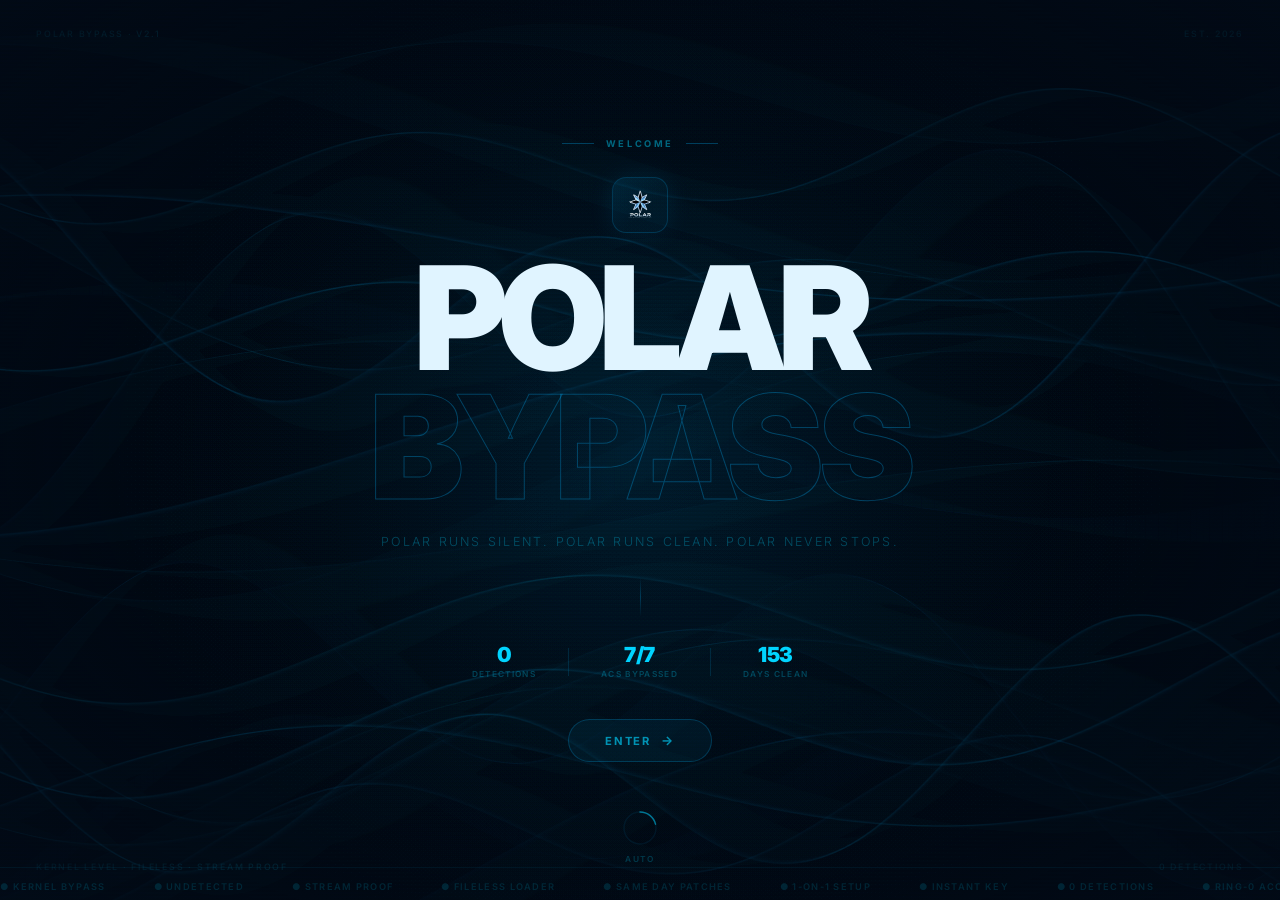
<file: orginal polar web/Polar-bypass/index.html>
<!DOCTYPE html>
<html lang="en">
<head>
  <meta charset="UTF-8" />
  <meta name="viewport" content="width=device-width, initial-scale=1.0" />
  <title>Polar Bypass — Stay Undetected</title>
  <script>
    if (!sessionStorage.getItem('welcomed')) {
      sessionStorage.setItem('welcomed', '1');
      window.location.replace('welcome.html');
    }
  </script>
  <link rel="stylesheet" href="styles.css" />
  <link rel="preconnect" href="https://fonts.googleapis.com" />
  <link rel="preconnect" href="https://fonts.gstatic.com" crossorigin />
  <link href="https://fonts.googleapis.com/css2?family=Inter:wght@300;400;500;600;700;800;900&display=swap" rel="stylesheet" />
</head>
<body>

  <div class="noise"></div>
  <canvas id="particleCanvas"></canvas>

  <div class="wave-bg">
    <svg class="wave1" viewBox="0 0 1440 320" preserveAspectRatio="none" xmlns="http://www.w3.org/2000/svg">
      <path fill="white" d="M0,160L48,149.3C96,139,192,117,288,128C384,139,480,181,576,186.7C672,192,768,160,864,138.7C960,117,1056,107,1152,117.3C1248,128,1344,160,1392,176L1440,192L1440,320L0,320Z"/>
      <path fill="white" transform="translate(1440,0)" d="M0,160L48,149.3C96,139,192,117,288,128C384,139,480,181,576,186.7C672,192,768,160,864,138.7C960,117,1056,107,1152,117.3C1248,128,1344,160,1392,176L1440,192L1440,320L0,320Z"/>
    </svg>
    <svg class="wave2" viewBox="0 0 1440 320" preserveAspectRatio="none" xmlns="http://www.w3.org/2000/svg">
      <path fill="white" d="M0,96L60,112C120,128,240,160,360,165.3C480,171,600,149,720,128C840,107,960,85,1080,96C1200,107,1320,149,1380,170.7L1440,192L1440,320L0,320Z"/>
      <path fill="white" transform="translate(1440,0)" d="M0,96L60,112C120,128,240,160,360,165.3C480,171,600,149,720,128C840,107,960,85,1080,96C1200,107,1320,149,1380,170.7L1440,192L1440,320L0,320Z"/>
    </svg>
    <svg class="wave3" viewBox="0 0 1440 320" preserveAspectRatio="none" xmlns="http://www.w3.org/2000/svg">
      <path fill="white" d="M0,224L80,213.3C160,203,320,181,480,181.3C640,181,800,203,960,197.3C1120,192,1280,160,1360,144L1440,128L1440,320L0,320Z"/>
      <path fill="white" transform="translate(1440,0)" d="M0,224L80,213.3C160,203,320,181,480,181.3C640,181,800,203,960,197.3C1120,192,1280,160,1360,144L1440,128L1440,320L0,320Z"/>
    </svg>
  </div>

  <!-- Ticker -->
  <div class="ticker-wrap">
    <div class="ticker-track">
      <span>● UNDETECTED</span><span>● KERNEL BYPASS</span><span>● STREAM PROOF</span>
      <span>● FILELESS</span><span>● 1 ON 1 SETUP</span><span>● INSTANT KEY</span>
      <span>● SAME DAY PATCHES</span><span>● 0 DETECTIONS</span><span>● RING-0 ACCESS</span>
      <span>● MEMORY ONLY</span><span>● NO TRACES</span><span>● ANTI-CHEAT BYPASS</span>
      <span>● 7/7 ACS</span><span>● GTA V READY</span><span>● 60S SETUP</span>
      <span>● PRIVATE LOADER</span><span>● PATCH PROOF</span><span>● ALWAYS ONLINE</span>
      <span>● UNDETECTED</span><span>● KERNEL BYPASS</span><span>● STREAM PROOF</span>
      <span>● FILELESS</span><span>● 1 ON 1 SETUP</span><span>● INSTANT KEY</span>
      <span>● SAME DAY PATCHES</span><span>● 0 DETECTIONS</span><span>● RING-0 ACCESS</span>
      <span>● MEMORY ONLY</span><span>● NO TRACES</span><span>● ANTI-CHEAT BYPASS</span>
      <span>● 7/7 ACS</span><span>● GTA V READY</span><span>● 60S SETUP</span>
      <span>● PRIVATE LOADER</span><span>● PATCH PROOF</span><span>● ALWAYS ONLINE</span>
    </div>
  </div>

  <!-- Floating Nav -->
  <nav class="float-nav" id="floatNav">
    <a href="#features" class="fn-item" data-label="Features">Features</a>
    <a href="#pricing" class="fn-item" data-label="Pricing">Pricing</a>
    <a href="#status" class="fn-item" data-label="Status">Status</a>
    <a href="#team" class="fn-item" data-label="Team">Team</a>
    <a href="#faq" class="fn-item" data-label="FAQ">FAQ</a>
    <a href="spin.html" class="fn-item" data-label="Spin">🎰 Spin</a>
    <a href="#pricing" class="fn-item fn-cta" data-label="Get Key">Get Key →</a>
    <div class="fn-lamp" id="fnLamp"></div>
  </nav>

  <!-- Hero -->
  <section class="hero">

    <div class="hero-scan"></div>

    <div class="hero-inner">

      <!-- Left column -->
      <div class="hero-left">
        <div class="hero-eyebrow">
          <span class="hero-tag-dot"></span>
          <span>v2.1 · KERNEL</span>
          <span class="hero-eyebrow-line"></span>
        </div>

        <h1 class="hero-title">
          <span class="hero-word-wrap"><span class="hero-word hw1">STAY</span></span>
          <span class="hero-word-wrap"><span class="hero-word hw2 hero-word-outline">UN<span class="hw-accent">DE</span>TECTED</span></span>
        </h1>

        <div class="hero-desc-row">
          <div class="hero-vline"></div>
          <p class="hero-sub">Kernel Bypass that outlasts every patch.<br>Stream proof. Live in 60 seconds.</p>
        </div>

        <div class="hero-btns">
          <a href="#pricing" class="btn-primary">Get Your Key →</a>
          <a href="#features" class="btn-ghost">See Features</a>
        </div>
      </div>

      <!-- Right column -->
      <div class="hero-right">
        <div class="hero-stats-vert">
          <div class="hsv-item">
            <span class="hsv-val">0</span>
            <span class="hsv-label">Detections</span>
          </div>
          <div class="hsv-sep"></div>
          <div class="hsv-item">
            <span class="hsv-val">7/7</span>
            <span class="hsv-label">ACs Bypassed</span>
          </div>
          <div class="hsv-sep"></div>
          <div class="hsv-item">
            <span class="hsv-val" id="sDays">010</span>
            <span class="hsv-label">Days Clean</span>
          </div>
        </div>
      </div>

    </div>

    <!-- Full-width streak bar -->
    <div class="hero-streak-bar">
      <span class="hsb-label">UNDETECTED STREAK</span>
      <div class="streak-timer" id="streakTimer">
        <div class="streak-unit"><span id="sStreakDays">010</span><span class="su-l">D</span></div>
        <div class="streak-colon">:</div>
        <div class="streak-unit"><span id="sHours">00</span><span class="su-l">H</span></div>
        <div class="streak-colon">:</div>
        <div class="streak-unit"><span id="sMins">00</span><span class="su-l">M</span></div>
        <div class="streak-colon">:</div>
        <div class="streak-unit"><span id="sSecs">00</span><span class="su-l">S</span></div>
      </div>
      <span class="hsb-sub">Still counting.</span>
    </div>

  </section>

  <!-- Pricing -->
  <section class="section pricing-section reveal" id="pricing">
    <div class="section-label">Choose Your Plan</div>
    <h2 class="section-title">Get Your <span class="outline">Key.</span></h2>
    <p class="section-sub">All plans include the full bypass. Pick your duration.</p>

    <!-- Coupon field -->
    <div class="coupon-row" id="couponRow">
      <div class="coupon-input-wrap">
        <input type="text" id="couponInput" class="coupon-input" placeholder="Have a spin code? Enter it here" maxlength="20" autocomplete="off" />
        <button class="coupon-apply-btn" onclick="applyCoupon()">Apply</button>
      </div>
      <div class="coupon-msg" id="couponMsg"></div>
    </div>
    <div class="pricing-grid">

      <div class="price-card featured reveal reveal-delay-1">
        <div class="price-featured-label">PUBLIC</div>
        <div class="price-card-header">
          <div class="price-plan">Polar's Public</div>
          <div class="price-status"><span class="pdot"></span>Online</div>
        </div>
        <div class="price-amount">$80<span class="price-per"> <span class="price-tag">3 Months</span></span></div>
        <div class="price-amount-disc" id="disc3m" style="display:none"></div>
        <div class="price-desc">Reliable user-mode bypass for everyday use</div>
        <ul class="price-features">
          <li>Optimized performance</li>
          <li>Fast and simple setup</li>
          <li>Frequent updates</li>
          <li>Responsive support</li>
          <li>Best value for everyday use</li>
        </ul>
        <a href="https://discord.gg/polarbp" target="_blank" rel="noopener noreferrer" class="price-btn">Purchase 3 Months →</a>
        <div class="price-note">Expires after 90 days. Renew anytime via Discord.</div>
      </div>

      <div class="price-card reveal reveal-delay-2">
        <div class="price-card-header">
          <div class="price-plan">Polar's Public</div>
          <div class="price-status"><span class="pdot"></span>Online</div>
        </div>
        <div class="price-amount">$100<span class="price-per"> <span class="price-tag">Lifetime</span></span></div>
        <div class="price-amount-disc" id="discLt" style="display:none"></div>
        <div class="price-desc">Pay once · access forever</div>
        <ul class="price-features">
          <li>Optimized performance</li>
          <li>Fast and simple setup</li>
          <li>Frequent updates</li>
          <li>Responsive support</li>
          <li>Best value for everyday use</li>
        </ul>
        <a href="https://discord.gg/polarbp" target="_blank" rel="noopener noreferrer" class="price-btn">Purchase Lifetime →</a>
        <div class="price-note">One-time payment. Support via Discord.</div>
      </div>

    </div>
  </section>

  <!-- Features -->
  <section class="section reveal" id="features">
    <div class="section-label">Under The Hood</div>
    <h2 class="section-title">Built Different. <span class="outline">Built Better.</span></h2>
    <p class="section-sub">Every feature engineered to keep you one step ahead of the scanner.</p>
    <div class="features-grid">

      <div class="feat-card reveal reveal-delay-1">
        <div class="feat-icon-wrap feat-icon-yellow">
          <svg width="20" height="20" viewBox="0 0 24 24" fill="none" stroke="currentColor" stroke-width="2" stroke-linecap="round" stroke-linejoin="round"><polygon points="13 2 3 14 12 14 11 22 21 10 12 10 13 2"/></svg>
        </div>
        <div class="feat-num">01</div>
        <div class="feat-name">Kernel Bypass</div>
        <div class="feat-desc">Operates at ring-0 to fully avoid KERNEL scanners and manual inspection tools.</div>
      </div>

      <div class="feat-card reveal reveal-delay-1">
        <div class="feat-icon-wrap feat-icon-blue">
          <svg width="20" height="20" viewBox="0 0 24 24" fill="none" stroke="currentColor" stroke-width="2" stroke-linecap="round" stroke-linejoin="round"><path d="M1 12s4-8 11-8 11 8 11 8-4 8-11 8-11-8-11-8z"/><circle cx="12" cy="12" r="3"/></svg>
        </div>
        <div class="feat-num">02</div>
        <div class="feat-name">Player ESP</div>
        <div class="feat-desc">Skeleton, box, health, distance, names — all fully configurable per player type.</div>
      </div>

      <div class="feat-card reveal reveal-delay-2">
        <div class="feat-icon-wrap feat-icon-red">
          <svg width="20" height="20" viewBox="0 0 24 24" fill="none" stroke="currentColor" stroke-width="2" stroke-linecap="round" stroke-linejoin="round"><circle cx="12" cy="12" r="10"/><circle cx="12" cy="12" r="3"/><line x1="12" y1="2" x2="12" y2="5"/><line x1="12" y1="19" x2="12" y2="22"/><line x1="2" y1="12" x2="5" y2="12"/><line x1="19" y1="12" x2="22" y2="12"/></svg>
        </div>
        <div class="feat-num">03</div>
        <div class="feat-name">Aim Assist</div>
        <div class="feat-desc">Human-like correction with adjustable FOV, bone targeting, and speed control.</div>
      </div>

      <div class="feat-card reveal reveal-delay-2">
        <div class="feat-icon-wrap feat-icon-purple">
          <svg width="20" height="20" viewBox="0 0 24 24" fill="none" stroke="currentColor" stroke-width="2" stroke-linecap="round" stroke-linejoin="round"><path d="M3 3h18v18H3z"/><path d="M3 9h18M3 15h18M9 3v18"/></svg>
        </div>
        <div class="feat-num">04</div>
        <div class="feat-name">Radar Overlay</div>
        <div class="feat-desc">Real-time minimap showing all players, NPCs, and vehicles around you.</div>
      </div>

      <div class="feat-card reveal reveal-delay-3">
        <div class="feat-icon-wrap feat-icon-green">
          <svg width="20" height="20" viewBox="0 0 24 24" fill="none" stroke="currentColor" stroke-width="2" stroke-linecap="round" stroke-linejoin="round"><rect x="2" y="3" width="20" height="14" rx="2"/><path d="M8 21h8M12 17v4"/></svg>
        </div>
        <div class="feat-num">05</div>
        <div class="feat-name">Stream Proof</div>
        <div class="feat-desc">Menu and all overlays invisible to OBS, XSplit, and all capture software.</div>
      </div>

      <div class="feat-card reveal reveal-delay-3">
        <div class="feat-icon-wrap feat-icon-orange">
          <svg width="20" height="20" viewBox="0 0 24 24" fill="none" stroke="currentColor" stroke-width="2" stroke-linecap="round" stroke-linejoin="round"><rect x="3" y="11" width="18" height="11" rx="2"/><path d="M7 11V7a5 5 0 0 1 10 0v4"/></svg>
        </div>
        <div class="feat-num">06</div>
        <div class="feat-name">Fileless Loader</div>
        <div class="feat-desc">Nothing written to disk. Loads entirely in memory — zero traces on exit.</div>
      </div>

      <div class="feat-card reveal reveal-delay-1">
        <div class="feat-icon-wrap feat-icon-cyan">
          <svg width="20" height="20" viewBox="0 0 24 24" fill="none" stroke="currentColor" stroke-width="2" stroke-linecap="round" stroke-linejoin="round"><rect x="1" y="3" width="15" height="13" rx="1"/><path d="M16 8h4l3 3v5h-7V8z"/><circle cx="5.5" cy="18.5" r="2.5"/><circle cx="18.5" cy="18.5" r="2.5"/></svg>
        </div>
        <div class="feat-num">07</div>
        <div class="feat-name">Vehicle Mods</div>
        <div class="feat-desc">Speed, god mode, no clip and spawner — all in the menu.</div>
      </div>

      <div class="feat-card reveal reveal-delay-2">
        <div class="feat-icon-wrap feat-icon-white">
          <svg width="20" height="20" viewBox="0 0 24 24" fill="none" stroke="currentColor" stroke-width="2" stroke-linecap="round" stroke-linejoin="round"><path d="M14.7 6.3a1 1 0 0 0 0 1.4l1.6 1.6a1 1 0 0 0 1.4 0l3.77-3.77a6 6 0 0 1-7.94 7.94l-6.91 6.91a2.12 2.12 0 0 1-3-3l6.91-6.91a6 6 0 0 1 7.94-7.94l-3.76 3.76z"/></svg>
        </div>
        <div class="feat-num">08</div>
        <div class="feat-name">Exploits</div>
        <div class="feat-desc">Money drops, resource manager, session tools and more.</div>
      </div>

    </div>
  </section>

  <!-- Meet the Team -->
  <section class="section reveal" id="team">
    <div class="section-label">No face. No middleman. Just results.</div>
    <h2 class="section-title">The <span class="outline">Owners.</span></h2>
    <p class="section-sub">Two people. Zero downtime. Fully committed.</p>

    <div class="team-grid">

      <div class="team-card reveal reveal-delay-1">
        <div class="team-avatar-wrap">
          <img src="kev pfp.png" alt="kev" class="team-avatar-img" style="filter:none" />
          <span class="team-rank team-rank-owner">Owner</span>
        </div>
        <div class="team-info">
          <div class="team-name">kev</div>
          <div class="team-role">Owner · runs the operation</div>
          <div class="team-tags">
            <span class="team-tag">Operations</span>
            <span class="team-tag">Sales</span>
          </div>
        </div>
        <a href="https://discord.com/users/1302140261832593471" target="_blank" rel="noopener noreferrer" class="team-discord" title="Message on Discord">
          <svg width="14" height="14" viewBox="0 0 24 24" fill="currentColor"><path d="M20.317 4.37a19.791 19.791 0 0 0-4.885-1.515.074.074 0 0 0-.079.037c-.21.375-.444.864-.608 1.25a18.27 18.27 0 0 0-5.487 0 12.64 12.64 0 0 0-.617-1.25.077.077 0 0 0-.079-.037A19.736 19.736 0 0 0 3.677 4.37a.07.07 0 0 0-.032.027C.533 9.046-.32 13.58.099 18.057a.082.082 0 0 0 .031.057 19.9 19.9 0 0 0 5.993 3.03.078.078 0 0 0 .084-.028 14.09 14.09 0 0 0 1.226-1.994.076.076 0 0 0-.041-.106 13.107 13.107 0 0 1-1.872-.892.077.077 0 0 1-.008-.128 10.2 10.2 0 0 0 .372-.292.074.074 0 0 1 .077-.01c3.928 1.793 8.18 1.793 12.062 0a.074.074 0 0 1 .078.01c.12.098.246.198.373.292a.077.077 0 0 1-.006.127 12.299 12.299 0 0 1-1.873.892.077.077 0 0 0-.041.107c.36.698.772 1.362 1.225 1.993a.076.076 0 0 0 .084.028 19.839 19.839 0 0 0 6.002-3.03.077.077 0 0 0 .032-.054c.5-5.177-.838-9.674-3.549-13.66a.061.061 0 0 0-.031-.03z"/></svg>
        </a>
      </div>

      <div class="team-card reveal reveal-delay-2">
        <div class="team-avatar-wrap">
          <img src="melon pfp.png" alt="Melon" class="team-avatar-img" style="filter:none" />
          <span class="team-rank team-rank-owner">Owner</span>
        </div>
        <div class="team-info">
          <div class="team-name">Melon</div>
          <div class="team-role">Owner · runs the operation</div>
          <div class="team-tags">
            <span class="team-tag">Management</span>
            <span class="team-tag">Support</span>
          </div>
        </div>
        <a href="https://discord.com/users/1495034320421654619" target="_blank" rel="noopener noreferrer" class="team-discord" title="Message on Discord">
          <svg width="14" height="14" viewBox="0 0 24 24" fill="currentColor"><path d="M20.317 4.37a19.791 19.791 0 0 0-4.885-1.515.074.074 0 0 0-.079.037c-.21.375-.444.864-.608 1.25a18.27 18.27 0 0 0-5.487 0 12.64 12.64 0 0 0-.617-1.25.077.077 0 0 0-.079-.037A19.736 19.736 0 0 0 3.677 4.37a.07.07 0 0 0-.032.027C.533 9.046-.32 13.58.099 18.057a.082.082 0 0 0 .031.057 19.9 19.9 0 0 0 5.993 3.03.078.078 0 0 0 .084-.028 14.09 14.09 0 0 0 1.226-1.994.076.076 0 0 0-.041-.106 13.107 13.107 0 0 1-1.872-.892.077.077 0 0 1-.008-.128 10.2 10.2 0 0 0 .372-.292.074.074 0 0 1 .077-.01c3.928 1.793 8.18 1.793 12.062 0a.074.074 0 0 1 .078.01c.12.098.246.198.373.292a.077.077 0 0 1-.006.127 12.299 12.299 0 0 1-1.873.892.077.077 0 0 0-.041.107c.36.698.772 1.362 1.225 1.993a.076.076 0 0 0 .084.028 19.839 19.839 0 0 0 6.002-3.03.077.077 0 0 0 .032-.054c.5-5.177-.838-9.674-3.549-13.66a.061.061 0 0 0-.031-.03z"/></svg>
        </a>
      </div>

    </div>
  </section>

  <!-- AC Status -->
  <section class="section reveal ac-section" id="status">
    <div class="section-label">Anti-Cheats &amp; Scanners</div>
    <h2 class="section-title">All <span class="outline">Bypassed.</span></h2>
    <p class="section-sub">Monitored 24/7. Patched same day. Zero detections since launch.</p>
    <div class="ac-header">
      <div class="ac-live"><span class="live-dot"></span><span class="live-text">LIVE</span></div>
      <div class="ac-counts"><span class="ac-count-big">7/7</span><span class="ac-count-label">BYPASSED</span></div>
      <div class="ac-meta"><span>0 DETECTIONS</span><span>24/7 MONITORED</span></div>
    </div>
    <div class="ac-grid">
      <div class="ac-item reveal reveal-delay-1"><span class="ac-dot"></span>Ocean<span class="ac-badge">UNDETECTED</span></div>
      <div class="ac-item reveal reveal-delay-1"><span class="ac-dot"></span>Detect.AC<span class="ac-badge">UNDETECTED</span></div>
      <div class="ac-item reveal reveal-delay-2"><span class="ac-dot"></span>Napse<span class="ac-badge">UNDETECTED</span></div>
      <div class="ac-item reveal reveal-delay-2"><span class="ac-dot"></span>Storm<span class="ac-badge">UNDETECTED</span></div>
      <div class="ac-item reveal reveal-delay-3"><span class="ac-dot"></span>Echo<span class="ac-badge">UNDETECTED</span></div>
      <div class="ac-item reveal reveal-delay-3"><span class="ac-dot"></span>Nexora<span class="ac-badge">UNDETECTED</span></div>
      <div class="ac-item reveal reveal-delay-3"><span class="ac-dot"></span>Timeless<span class="ac-badge">UNDETECTED</span></div>
    </div>
    <div class="terminal-box">
      <span class="term-prompt">polar@bypass:~$</span>
      <span class="term-text"> scan --all — 0 detections · verified this patch · all systems nominal</span>
      <span class="term-cursor">█</span>
    </div>



  </section>

  <!-- Compare -->
  <section class="section reveal" id="compare">
    <div class="section-label">Why Polar Bypass</div>
    <h2 class="section-title">Polar vs <span class="outline">Everyone.</span></h2>
    <p class="section-sub">The gap is obvious. The choice is easy.</p>
    <div class="compare-table">
      <div class="compare-header">
        <div class="col-feature"></div>
        <div class="col-us highlight-col">Polar Bypass</div>
        <div class="col-other">Other Cheats</div>
      </div>
      <div class="compare-row"><div class="col-feature">Detection Rate</div><div class="col-us highlight-col green-text">0%</div><div class="col-other muted-text">High</div></div>
      <div class="compare-row"><div class="col-feature">Kernel Bypass</div><div class="col-us highlight-col green-text">✓</div><div class="col-other muted-text">✗</div></div>
      <div class="compare-row"><div class="col-feature">Stream Proof</div><div class="col-us highlight-col green-text">✓</div><div class="col-other muted-text">✗</div></div>
      <div class="compare-row"><div class="col-feature">1-on-1 Setup</div><div class="col-us highlight-col green-text">✓</div><div class="col-other muted-text">✗</div></div>
      <div class="compare-row"><div class="col-feature">Patch Speed</div><div class="col-us highlight-col green-text">Same day</div><div class="col-other muted-text">Days / Weeks</div></div>
      <div class="compare-row"><div class="col-feature">Lifetime Access</div><div class="col-us highlight-col green-text">✓</div><div class="col-other muted-text">Subscription</div></div>
    </div>
  </section>

  <!-- FAQ -->
  <section class="section faq-section reveal" id="faq">
    <div class="section-label">FAQ</div>
    <h2 class="section-title">Before You <span class="outline">Buy.</span></h2>
    <p class="section-sub">Straight answers.</p>
    <div class="faq-list">
      <div class="faq-item">
        <button class="faq-q" onclick="toggleFaq(this)">How fast do I get my key?<span class="faq-arr">▾</span></button>
        <div class="faq-a">Instantly. Pay, get DM'd a key + setup link in under 60 seconds.</div>
      </div>
      <div class="faq-item">
        <button class="faq-q" onclick="toggleFaq(this)">Is it actually undetected?<span class="faq-arr">▾</span></button>
        <div class="faq-a">Yes. Kernel Bypass, stream safe. Patched ahead of public detection cycles.</div>
      </div>
      <div class="faq-item">
        <button class="faq-q" onclick="toggleFaq(this)">Can I get a refund?<span class="faq-arr">▾</span></button>
        <div class="faq-a">Lifetime keys aren't refundable once delivered, but Discord support handles every edge case personally.</div>
      </div>
      <div class="faq-item">
        <button class="faq-q" onclick="toggleFaq(this)">What about upgrades or plan changes?<span class="faq-arr">▾</span></button>
        <div class="faq-a">Open a ticket in Discord. Plan migration is handled 1-on-1.</div>
      </div>
      <div class="faq-item">
        <button class="faq-q" onclick="toggleFaq(this)">Where do I download?<span class="faq-arr">▾</span></button>
        <div class="faq-a">Loader link is in your delivery message. Setup walkthrough available via voice on demand.</div>
      </div>
    </div>
  </section>

  <!-- CTA -->
  <section class="cta-section reveal">
    <h2 class="cta-title">No patches survive us.</h2>
    <p class="cta-sub">Polar is built to outlast. Every update. Every scan. Every time.</p>
    <a href="#pricing" class="btn-primary">Get Your Key Now →</a>
  </section>

  <!-- Footer -->
  <footer class="footer">
    <div class="footer-logo">
      <img src="polar_logo.png" alt="Polar Bypass" class="footer-logo-img" />
      Polar Bypass
    </div>
    <p class="footer-text">Private Kernel Bypass. Stay undetected, stay ahead.</p>
    <p class="footer-copy">© 2026 PolarBypass. All rights reserved.</p>
  </footer>

  <!-- Key Selector Panel -->
  <div class="ks-overlay" id="ksOverlay">
    <div class="ks-panel" id="ksPanel">

      <canvas class="ks-bg-canvas" id="ksBgCanvas"></canvas>

      <!-- Top bar -->
      <div class="ks-topbar">
        <div class="ks-topbar-left">
          <span class="ks-live-dot"></span>
          <span class="ks-topbar-label">POLAR — KEY TERMINAL</span>
        </div>
        <div class="ks-topbar-right">
          <span class="ks-topbar-stat"><span id="ksUptime">013</span>D CLEAN</span>
          <button class="ks-close" id="ksClose" aria-label="Close">✕</button>
        </div>
      </div>

      <!-- Body -->
      <div class="ks-body">

        <!-- Left: plan cards -->
        <div class="ks-plans">
          <div class="ks-section-label">SELECT PLAN</div>

          <div class="ks-card ks-card-selected" data-plan="3m" tabindex="0">
            <div class="ks-card-inner">
              <div class="ks-card-top">
                <span class="ks-card-tag">BEST VALUE</span>
                <span class="ks-card-price">$80</span>
              </div>
              <div class="ks-card-name">3 Months</div>
              <div class="ks-card-old">public plan · user mode</div>
              <ul class="ks-card-features">
                <li>Optimized performance</li>
                <li>Fast and simple setup</li>
                <li>Frequent updates</li>
                <li>Responsive support</li>
              </ul>
            </div>
            <div class="ks-card-select-bar"></div>
          </div>

          <div class="ks-card" data-plan="lt" tabindex="0">
            <div class="ks-card-inner">
              <div class="ks-card-top">
                <span class="ks-card-tag ks-card-tag-lt">LIFETIME</span>
                <span class="ks-card-price">$100</span>
              </div>
              <div class="ks-card-name">Forever</div>
              <div class="ks-card-old">one-time · no renewal</div>
              <ul class="ks-card-features">
                <li>Optimized performance</li>
                <li>Fast and simple setup</li>
                <li>Frequent updates</li>
                <li>Best value for everyday use</li>
              </ul>
            </div>
            <div class="ks-card-select-bar"></div>
          </div>
        </div>

        <!-- Right: terminal -->
        <div class="ks-terminal">
          <div class="ks-section-label">SYSTEM OUTPUT</div>

          <div class="ks-term-screen" id="ksTermScreen">
            <!-- Lines injected by JS -->
          </div>

          <div class="ks-term-divider"></div>

          <div class="ks-summary" id="ksSummary">
            <div class="ks-summary-row">
              <span class="ks-summary-key">Plan</span>
              <span class="ks-summary-val" id="ksSumPlan">3 Months</span>
            </div>
            <div class="ks-summary-row">
              <span class="ks-summary-key">Price</span>
              <span class="ks-summary-val" id="ksSumPrice">$80</span>
            </div>
            <div class="ks-summary-row">
              <span class="ks-summary-key">Delivery</span>
              <span class="ks-summary-val ks-summary-green">Instant · Discord DM</span>
            </div>
            <div class="ks-summary-row">
              <span class="ks-summary-key">Status</span>
              <span class="ks-summary-val ks-summary-green">● ONLINE</span>
            </div>
          </div>

          <a class="ks-claim-btn" id="ksClaimBtn" href="https://discord.gg/polarbp" target="_blank" rel="noopener noreferrer">
            <span class="ks-claim-label">Claim via Discord →</span>
            <span class="ks-claim-shimmer"></span>
          </a>

          <p class="ks-fine">You'll be redirected to Discord. Payment + key handled there.</p>
        </div>

      </div>
    </div>
  </div>

  <!-- Persistent Pill -->
  <button class="it-pill" id="itPill">
    <span class="it-pill-dot"></span>
    <span class="it-pill-label">Init Access</span>
    <span class="it-pill-arrow">→</span>
  </button>

  <!-- Intro Toast -->
  <div class="it-wrap" id="itWrap">
    <canvas class="it-canvas" id="itCanvas"></canvas>
    <span class="it-corner it-tl"></span>
    <span class="it-corner it-tr"></span>
    <span class="it-corner it-bl"></span>
    <span class="it-corner it-br"></span>

    <div class="it-header">
      <div class="it-badge">
        <span class="it-badge-pulse"></span>
        <span class="it-badge-label">LIVE SYSTEM</span>
      </div>
      <div class="it-version">v2.1 · KERNEL</div>
      <button class="it-dismiss" id="itDismiss" aria-label="Dismiss">✕</button>
    </div>

    <div class="it-stats">
      <div class="it-stat"><span class="it-stat-val">0</span><span class="it-stat-key">DETECTIONS</span></div>
      <div class="it-stat-sep"></div>
      <div class="it-stat"><span class="it-stat-val">7/7</span><span class="it-stat-key">ACS BYPASSED</span></div>
      <div class="it-stat-sep"></div>
      <div class="it-stat"><span class="it-stat-val">60s</span><span class="it-stat-key">SETUP TIME</span></div>
    </div>

    <div class="it-body">
      <h2 class="it-title">Built to<br><span class="it-title-accent">Outlast.</span></h2>
      <p class="it-sub">Fileless. Stream-proof. Zero traces. Stays clean while everything else gets caught.</p>
    </div>

    <div class="it-progress-track">
      <div class="it-progress-bar" id="itProgressBar"></div>
    </div>

    <div class="it-actions">
      <a href="#pricing" class="it-cta" id="itCta">Get Your Key →</a>
      <button class="it-skip" id="itSkip">Skip intro</button>
    </div>
  </div>

  <!-- Lightbox -->
  <div class="lightbox" id="lightbox">
    <div class="lightbox-close" id="lightboxClose">✕</div>
    <img id="lightboxImg" src="" alt="" />
  </div>

  <!-- Lamp toggle -->  <button class="lamp-btn" id="lampBtn" title="Toggle light mode">
    <svg class="lamp-icon lamp-off" viewBox="0 0 24 24" fill="none" xmlns="http://www.w3.org/2000/svg">
      <path d="M12 2C8.13 2 5 5.13 5 9c0 2.38 1.19 4.47 3 5.74V17a1 1 0 001 1h6a1 1 0 001-1v-2.26C17.81 13.47 19 11.38 19 9c0-3.87-3.13-7-7-7z" stroke="currentColor" stroke-width="1.5" stroke-linecap="round" stroke-linejoin="round"/>
      <path d="M9 21h6M10 18v3M14 18v3" stroke="currentColor" stroke-width="1.5" stroke-linecap="round"/>
    </svg>
    <svg class="lamp-icon lamp-on" viewBox="0 0 24 24" fill="none" xmlns="http://www.w3.org/2000/svg">
      <path d="M12 2C8.13 2 5 5.13 5 9c0 2.38 1.19 4.47 3 5.74V17a1 1 0 001 1h6a1 1 0 001-1v-2.26C17.81 13.47 19 11.38 19 9c0-3.87-3.13-7-7-7z" fill="currentColor" stroke="currentColor" stroke-width="1.5" stroke-linecap="round" stroke-linejoin="round"/>
      <path d="M9 21h6M10 18v3M14 18v3" stroke="currentColor" stroke-width="1.5" stroke-linecap="round"/>
      <path d="M12 5v1M12 13v1M5.64 6.64l.7.7M17.66 6.64l-.7.7" stroke="currentColor" stroke-width="1.5" stroke-linecap="round" opacity="0.6"/>
    </svg>
    <span class="lamp-glow"></span>
  </button>

  <script src="app.js"></script>
</body>
</html>
</file>
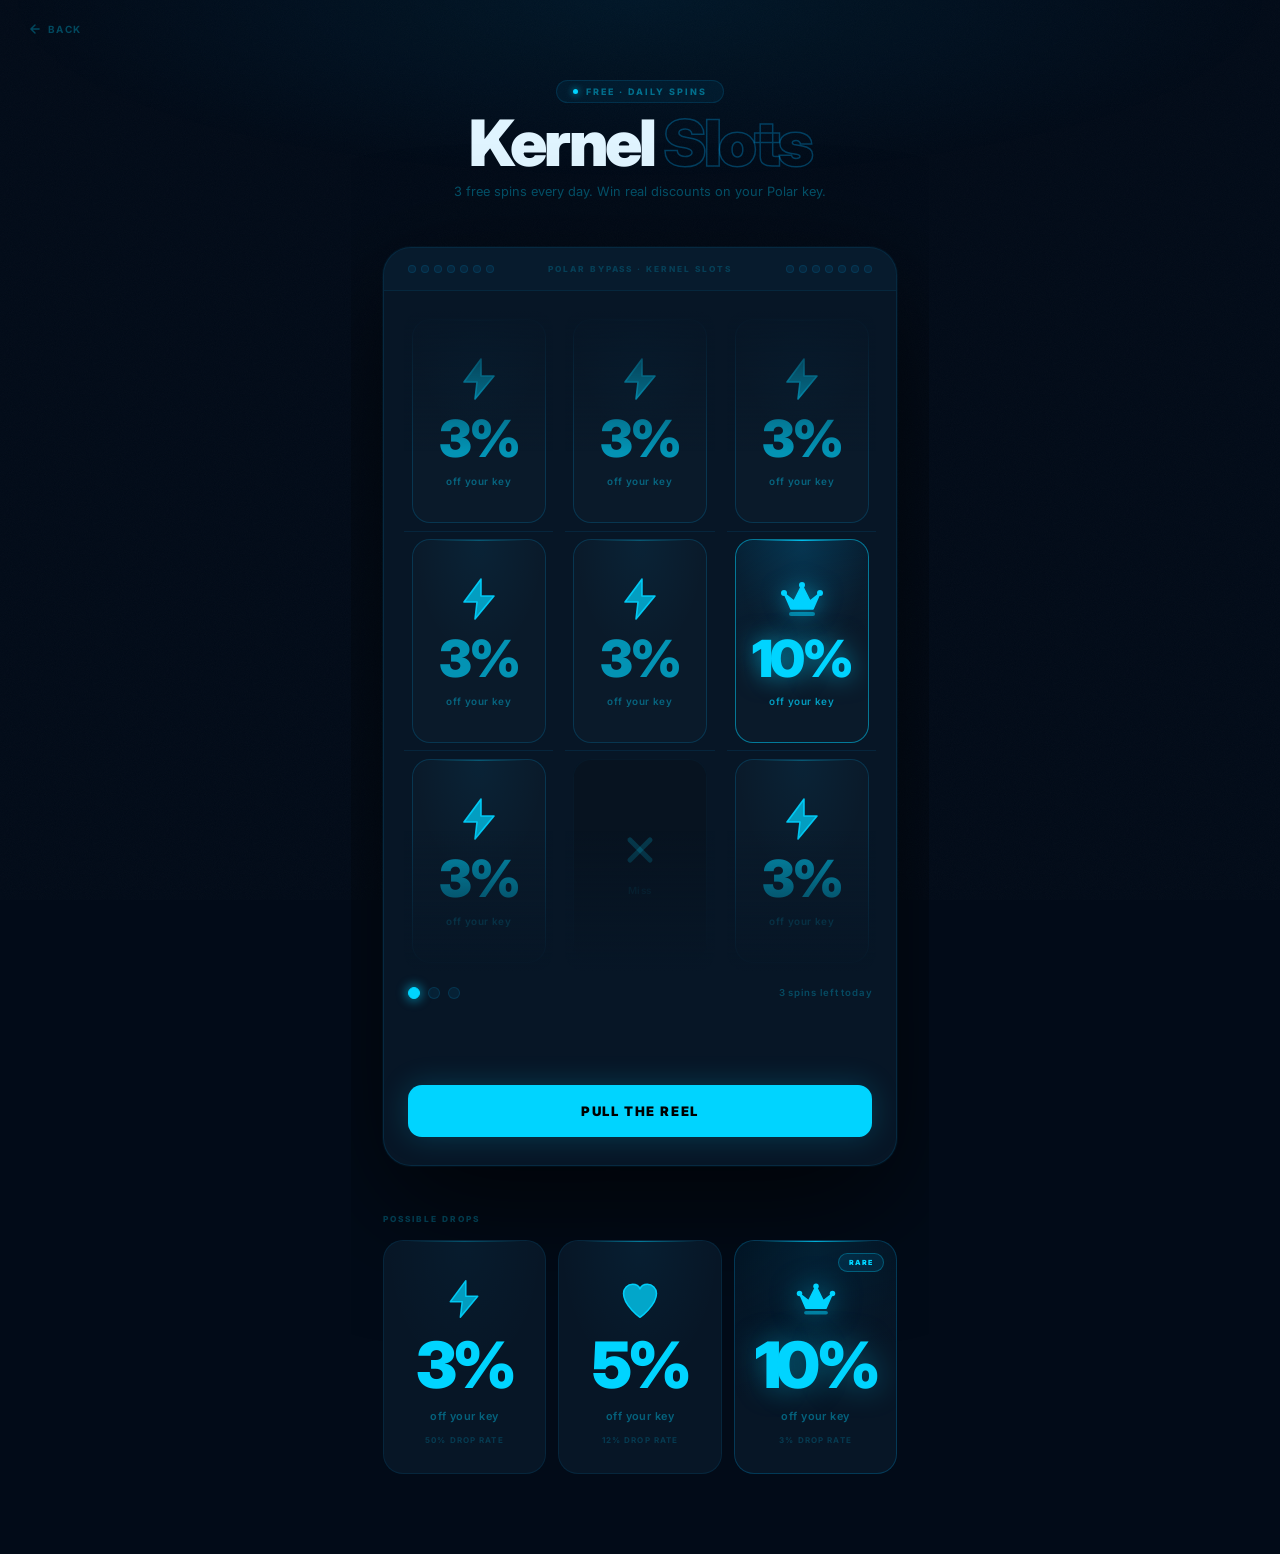
<file: orginal polar web/Polar-bypass/spin.html>
﻿<!DOCTYPE html>
<html lang="en">
<head>
  <meta charset="UTF-8"/>
  <meta name="viewport" content="width=device-width, initial-scale=1.0"/>
  <title>Polar Bypass — Daily Spin</title>
  <link rel="preconnect" href="https://fonts.googleapis.com"/>
  <link href="https://fonts.googleapis.com/css2?family=Inter:wght@300;400;500;600;700;800;900&display=swap" rel="stylesheet"/>
  <style>
    *,*::before,*::after{box-sizing:border-box;margin:0;padding:0}
    html,body{min-height:100vh;background:#020b18;color:#e0f4ff;font-family:'Inter',sans-serif;
      overflow-x:hidden;display:flex;flex-direction:column;align-items:center}
    body::before{content:'';position:fixed;inset:0;pointer-events:none;z-index:0;opacity:0.028;
      background-image:url("data:image/svg+xml,%3Csvg viewBox='0 0 200 200' xmlns='http://www.w3.org/2000/svg'%3E%3Cfilter id='n'%3E%3CfeTurbulence type='fractalNoise' baseFrequency='0.85' numOctaves='4' stitchTiles='stitch'/%3E%3C/filter%3E%3Crect width='100%25' height='100%25' filter='url(%23n)'/%3E%3C/svg%3E");
      background-size:160px}
    body::after{content:'';position:fixed;top:0;left:0;right:0;height:50vh;pointer-events:none;z-index:0;
      background:radial-gradient(ellipse 50% 40% at 50% 0%,rgba(0,180,255,0.07) 0%,transparent 100%)}
    .back{position:fixed;top:22px;left:28px;z-index:100;font-size:0.62rem;font-weight:700;
      letter-spacing:0.14em;text-transform:uppercase;color:rgba(0,212,255,0.3);
      text-decoration:none;transition:color 0.2s;display:flex;align-items:center;gap:6px}
    .back:hover{color:#00d4ff}
    .page{position:relative;z-index:1;width:100%;max-width:960px;
      padding:80px 32px 80px;display:flex;flex-direction:column;align-items:center;gap:48px}
    .hdr{text-align:center;display:flex;flex-direction:column;align-items:center;gap:10px}
    .hdr-eyebrow{display:inline-flex;align-items:center;gap:8px;
      background:rgba(0,180,255,0.06);border:1px solid rgba(0,180,255,0.14);
      border-radius:999px;padding:5px 16px;font-size:0.56rem;font-weight:800;
      letter-spacing:0.22em;text-transform:uppercase;color:rgba(0,212,255,0.45)}
    .hdr-dot{width:5px;height:5px;border-radius:50%;background:#00d4ff;
      box-shadow:0 0 7px rgba(0,212,255,0.9);animation:pulse 2s ease infinite}
    @keyframes pulse{0%,100%{opacity:1}50%{opacity:0.3}}
    .hdr-title{font-size:clamp(2.4rem,7vw,4rem);font-weight:900;letter-spacing:-0.05em;
      line-height:0.95;color:#e0f4ff}
    .hdr-title em{font-style:normal;color:transparent;-webkit-text-stroke:1.5px rgba(0,180,255,0.3)}
    .hdr-sub{font-size:0.8rem;color:rgba(0,212,255,0.35);font-weight:400}

    /* MACHINE */
    .machine{width:100%;background:#071626;border:1px solid rgba(0,180,255,0.12);
      border-radius:28px;overflow:hidden;
      box-shadow:0 0 0 1px rgba(0,180,255,0.05),0 40px 120px rgba(0,0,0,0.7);
      transition:box-shadow 0.5s}
    .machine.gwin{box-shadow:0 0 0 1px rgba(0,180,255,0.25),0 0 80px rgba(0,180,255,0.1),0 40px 120px rgba(0,0,0,0.7)}
    .m-topbar{background:rgba(0,180,255,0.03);border-bottom:1px solid rgba(0,180,255,0.08);
      padding:16px 24px;display:flex;align-items:center;justify-content:space-between}
    .m-lights{display:flex;gap:5px}
    .ml{width:8px;height:8px;border-radius:50%;background:rgba(0,180,255,0.08);
      border:1px solid rgba(0,180,255,0.12);transition:all 0.12s}
    .ml.on{background:#00d4ff;border-color:rgba(0,212,255,0.8);box-shadow:0 0 8px 2px rgba(0,212,255,0.4)}
    .m-topbar-name{font-size:0.52rem;font-weight:800;letter-spacing:0.24em;
      text-transform:uppercase;color:rgba(0,212,255,0.2)}
    /* REELS */
    .m-reels-wrap{padding:20px 20px 0;position:relative}
    .win-line{position:absolute;top:50%;left:20px;right:20px;height:1px;
      transform:translateY(-50%);pointer-events:none;z-index:10;opacity:0;transition:opacity 0.4s}
    .win-line::before{content:'';position:absolute;inset:0;
      background:linear-gradient(90deg,transparent,rgba(0,212,255,0.5),transparent)}
    .machine.gwin .win-line{opacity:1}
    .m-reels{display:flex;gap:12px}
    .reel{flex:1;background:transparent;overflow:hidden;position:relative;
      border-radius:20px;height:660px}
    .reel::before{content:'';position:absolute;top:0;left:0;right:0;height:140px;
      background:linear-gradient(to bottom,#071626,transparent);z-index:4;pointer-events:none}
    .reel::after{content:'';position:absolute;bottom:0;left:0;right:0;height:140px;
      background:linear-gradient(to top,#071626,transparent);z-index:4;pointer-events:none}
    .reel-hl{position:absolute;top:50%;left:0;right:0;height:220px;transform:translateY(-50%);
      z-index:3;pointer-events:none;
      border-top:1px solid rgba(0,180,255,0.1);
      border-bottom:1px solid rgba(0,180,255,0.1)}
    .reel-strip{position:absolute;top:0;left:0;right:0;display:flex;flex-direction:column;will-change:transform}

    /* SYMBOL card */
    .symbol{height:220px;flex-shrink:0;padding:8px;display:flex}
    .sym-card{flex:1;border-radius:18px;border:1px solid rgba(0,180,255,0.08);
      background:#0a1a2a;display:flex;flex-direction:column;
      align-items:center;justify-content:center;gap:10px;
      position:relative;overflow:hidden;transition:border-color 0.3s}
    .sym-card::before{content:'';position:absolute;top:0;left:15%;right:15%;height:1px;border-radius:999px}
    .sym-card::after{content:'';position:absolute;top:0;left:0;right:0;height:120px;pointer-events:none;opacity:0}
    .sym-ico{width:48px;height:48px;display:flex;align-items:center;justify-content:center}
    .sym-ico svg{width:100%;height:100%}
    .sym-pct{font-size:3.2rem;font-weight:900;letter-spacing:-0.06em;line-height:1;color:rgba(0,212,255,0.18)}
    .sym-lbl{font-size:0.62rem;font-weight:600;color:rgba(0,212,255,0.22);letter-spacing:0.04em}
    .symbol.miss .sym-card{border-color:rgba(0,180,255,0.04);background:#071320}
    .symbol.miss .sym-pct{color:rgba(0,212,255,0.08)}
    .symbol.miss .sym-lbl{color:rgba(0,212,255,0.1)}
    .symbol.win2 .sym-card{border-color:rgba(0,180,255,0.18)}
    .symbol.win2 .sym-card::before{background:linear-gradient(90deg,transparent,rgba(0,212,255,0.3),transparent)}
    .symbol.win2 .sym-card::after{background:radial-gradient(ellipse at 50% 0%,rgba(0,180,255,0.06) 0%,transparent 70%);opacity:1}
    .symbol.win2 .sym-pct{color:rgba(0,212,255,0.65)}
    .symbol.win2 .sym-lbl{color:rgba(0,212,255,0.4)}
    .symbol.win3 .sym-card{border-color:rgba(0,180,255,0.3)}
    .symbol.win3 .sym-card::before{background:linear-gradient(90deg,transparent,rgba(0,212,255,0.5),transparent)}
    .symbol.win3 .sym-card::after{background:radial-gradient(ellipse at 50% 0%,rgba(0,180,255,0.09) 0%,transparent 70%);opacity:1}
    .symbol.win3 .sym-pct{color:rgba(0,212,255,0.85)}
    .symbol.win3 .sym-lbl{color:rgba(0,212,255,0.5)}
    .symbol.win4 .sym-card{border-color:rgba(0,212,255,0.5);
      background:linear-gradient(160deg,rgba(0,180,255,0.08) 0%,#0a1a2a 55%)}
    .symbol.win4 .sym-card::before{background:linear-gradient(90deg,transparent,rgba(0,212,255,0.9),transparent)}
    .symbol.win4 .sym-card::after{background:radial-gradient(ellipse at 50% 0%,rgba(0,180,255,0.15) 0%,transparent 70%);opacity:1}
    .symbol.win4 .sym-pct{color:#00d4ff;text-shadow:0 0 24px rgba(0,212,255,0.6)}
    .symbol.win4 .sym-lbl{color:rgba(0,212,255,0.7)}
    .symbol.win4 .sym-ico{filter:drop-shadow(0 0 10px rgba(0,212,255,0.5))}

    /* BOTTOM PANEL */
    .m-bottom{padding:16px 24px 28px;display:flex;flex-direction:column;gap:16px}
    .m-row{display:flex;align-items:center;justify-content:space-between}
    .pips{display:flex;gap:8px}
    .pip{width:12px;height:12px;border-radius:50%;background:rgba(0,180,255,0.07);
      border:1px solid rgba(0,180,255,0.14);transition:all 0.3s}
    .pip.used{background:rgba(0,180,255,0.03);border-color:rgba(0,180,255,0.05)}
    .pip.live{background:#00d4ff;border-color:#00d4ff;box-shadow:0 0 10px 3px rgba(0,212,255,0.4)}
    .m-spins-lbl{font-size:0.6rem;color:rgba(0,212,255,0.28);font-weight:600;letter-spacing:0.08em}
    .result-area{min-height:54px;display:flex;align-items:center;justify-content:center;
      gap:14px;flex-wrap:wrap;text-align:center}
    .res-msg{font-size:1.05rem;font-weight:900;letter-spacing:-0.02em;
      opacity:0;transform:translateY(8px) scale(0.95);transition:opacity 0.45s,transform 0.45s}
    .res-msg.show{opacity:1;transform:translateY(0) scale(1)}
    .res-msg.miss{color:rgba(0,212,255,0.25)}
    .res-msg.win2,.res-msg.win3,.res-msg.win4{color:#00d4ff}
    .res-code{font-size:0.7rem;font-weight:800;letter-spacing:0.16em;padding:7px 18px;
      border-radius:999px;cursor:pointer;border:1px solid rgba(0,180,255,0.25);
      background:rgba(0,180,255,0.08);color:#00d4ff;display:none;opacity:0;
      transform:translateY(5px);
      transition:opacity 0.4s ease 0.25s,transform 0.4s ease 0.25s,background 0.2s}
    .res-code.show{opacity:1;transform:translateY(0);display:inline-block}
    .res-code:hover{background:rgba(0,180,255,0.16)}
    .res-hint{font-size:0.68rem;color:rgba(0,212,255,0.28);font-weight:500;
      text-align:center;line-height:1.6;display:none;margin-top:2px}
    .res-hint a{color:rgba(0,212,255,0.55);text-decoration:underline;text-underline-offset:3px}
    .res-hint a:hover{color:#00d4ff}
    .res-hint.show{display:block}
    .spin-btn{width:100%;padding:18px;background:#00d4ff;color:#000;border:none;
      border-radius:14px;font-family:'Inter',sans-serif;font-size:0.82rem;font-weight:900;
      letter-spacing:0.12em;text-transform:uppercase;cursor:pointer;position:relative;
      overflow:hidden;box-shadow:0 0 30px rgba(0,212,255,0.2);
      transition:opacity 0.2s,transform 0.2s,box-shadow 0.2s;
      animation:btnpulse 3s ease-in-out infinite}
    @keyframes btnpulse{0%,100%{box-shadow:0 0 30px rgba(0,212,255,0.15)}50%{box-shadow:0 0 50px rgba(0,212,255,0.35)}}
    .spin-btn::after{content:'';position:absolute;top:0;left:-100%;width:60%;height:100%;
      background:linear-gradient(90deg,transparent,rgba(255,255,255,0.18),transparent);
      transform:skewX(-20deg);transition:left 0.5s}
    .spin-btn:hover:not(:disabled)::after{left:160%}
    .spin-btn:hover:not(:disabled){transform:translateY(-2px);
      box-shadow:0 10px 40px rgba(0,212,255,0.4);animation:none}
    .spin-btn:active:not(:disabled){transform:scale(0.98)}
    .spin-btn:disabled{opacity:0.35;cursor:not-allowed;animation:none}

    /* DROPS */
    .drops{width:100%}
    .drops-lbl{font-size:0.52rem;font-weight:800;letter-spacing:0.24em;text-transform:uppercase;
      color:rgba(0,212,255,0.25);margin-bottom:16px}
    .drops-grid{display:grid;grid-template-columns:repeat(3,1fr);gap:12px}
    .dcard{position:relative;overflow:hidden;border-radius:20px;background:#071626;
      border:1px solid rgba(0,180,255,0.1);padding:36px 20px 28px;
      display:flex;flex-direction:column;align-items:center;gap:12px;
      transition:transform 0.35s cubic-bezier(0.16,1,0.3,1),border-color 0.3s,box-shadow 0.3s}
    .dcard:hover{transform:translateY(-6px)}
    .dcard::before{content:'';position:absolute;top:0;left:15%;right:15%;height:1px;border-radius:999px}
    .dcard::after{content:'';position:absolute;top:0;left:0;right:0;height:140px;pointer-events:none;opacity:0.6}
    .dcard-1::before{background:linear-gradient(90deg,transparent,rgba(0,212,255,0.3),transparent)}
    .dcard-1::after{background:radial-gradient(ellipse at 50% 0%,rgba(0,180,255,0.06) 0%,transparent 70%)}
    .dcard-1:hover{border-color:rgba(0,180,255,0.22);box-shadow:0 20px 60px rgba(0,180,255,0.06)}
    .dcard-2::before{background:linear-gradient(90deg,transparent,rgba(0,212,255,0.5),transparent)}
    .dcard-2::after{background:radial-gradient(ellipse at 50% 0%,rgba(0,180,255,0.09) 0%,transparent 70%)}
    .dcard-2:hover{border-color:rgba(0,180,255,0.32);box-shadow:0 20px 60px rgba(0,180,255,0.09)}
    .dcard-3{border-color:rgba(0,180,255,0.22);
      background:linear-gradient(160deg,rgba(0,180,255,0.07) 0%,#071626 55%)}
    .dcard-3::before{background:linear-gradient(90deg,transparent,rgba(0,212,255,0.8),transparent)}
    .dcard-3::after{background:radial-gradient(ellipse at 50% 0%,rgba(0,180,255,0.12) 0%,transparent 70%)}
    .dcard-3:hover{border-color:rgba(0,212,255,0.5);box-shadow:0 20px 80px rgba(0,180,255,0.14)}
    .rare-pill{position:absolute;top:12px;right:12px;z-index:2;font-size:0.44rem;font-weight:900;
      letter-spacing:0.14em;text-transform:uppercase;color:#00d4ff;
      background:rgba(0,180,255,0.1);border:1px solid rgba(0,212,255,0.3);
      border-radius:999px;padding:4px 10px}
    .d-icon{position:relative;z-index:1;width:44px;height:44px;
      display:flex;align-items:center;justify-content:center}
    .d-icon svg{width:100%;height:100%}
    .dcard-3 .d-icon{filter:drop-shadow(0 0 14px rgba(0,212,255,0.5))}
    .d-pct{font-size:4rem;font-weight:900;letter-spacing:-0.07em;line-height:1;
      color:#00d4ff;position:relative;z-index:1}
    .dcard-3 .d-pct{text-shadow:0 0 30px rgba(0,212,255,0.4)}
    .d-lbl{font-size:0.68rem;font-weight:600;color:rgba(0,212,255,0.4);
      letter-spacing:0.04em;position:relative;z-index:1}
    .d-odds{font-size:0.5rem;font-weight:700;letter-spacing:0.14em;text-transform:uppercase;
      color:rgba(0,212,255,0.2);position:relative;z-index:1}
    .toast{position:fixed;bottom:28px;left:50%;transform:translateX(-50%) translateY(16px);
      background:#071626;border:1px solid rgba(0,180,255,0.18);backdrop-filter:blur(20px);
      border-radius:999px;padding:10px 26px;font-size:0.7rem;font-weight:700;color:#00d4ff;
      letter-spacing:0.08em;opacity:0;transition:opacity 0.3s,transform 0.3s;
      pointer-events:none;z-index:999}
    .toast.show{opacity:1;transform:translateX(-50%) translateY(0)}
    .burst{position:fixed;inset:0;pointer-events:none;z-index:500;overflow:hidden}
    .bp{position:absolute;border-radius:50%;animation:bpanim 1s ease forwards}
    @keyframes bpanim{0%{opacity:1;transform:translate(0,0) scale(1)}
      100%{opacity:0;transform:translate(var(--dx),var(--dy)) scale(0)}}
  </style>
</head>
<body>

<a href="index.html" class="back">
  <svg width="14" height="14" viewBox="0 0 24 24" fill="none" stroke="currentColor" stroke-width="2.5" stroke-linecap="round"><path d="M19 12H5M5 12l7-7M5 12l7 7"/></svg>
  Back
</a>
<div class="toast" id="toast"></div>
<div class="burst" id="burst"></div>

<div class="page">
  <div class="hdr">
    <div class="hdr-eyebrow"><span class="hdr-dot"></span>Free · Daily Spins</div>
    <div class="hdr-title">Kernel <em>Slots</em></div>
    <div class="hdr-sub">3 free spins every day. Win real discounts on your Polar key.</div>
  </div>

  <div class="machine" id="machine">
    <div class="m-topbar">
      <div class="m-lights" id="lb1">
        <div class="ml"></div><div class="ml"></div><div class="ml"></div>
        <div class="ml"></div><div class="ml"></div><div class="ml"></div><div class="ml"></div>
      </div>
      <div class="m-topbar-name">Polar Bypass · Kernel Slots</div>
      <div class="m-lights" id="lb2">
        <div class="ml"></div><div class="ml"></div><div class="ml"></div>
        <div class="ml"></div><div class="ml"></div><div class="ml"></div><div class="ml"></div>
      </div>
    </div>
    <div class="m-reels-wrap">
      <div class="win-line"></div>
      <div class="m-reels" id="reelsRow"></div>
    </div>
    <div class="m-bottom">
      <div class="m-row">
        <div class="pips" id="pips"></div>
        <div class="m-spins-lbl" id="spinsLbl">3 spins left today</div>
      </div>
      <div class="result-area">
        <div class="res-msg" id="resMsg"></div>
        <div class="res-code" id="resCode" onclick="copyCode()"></div>
        <div class="res-hint" id="resHint"></div>
      </div>
      <button class="spin-btn" id="spinBtn" disabled>Pull the Reel</button>
    </div>
  </div>

  <div class="drops">
    <div class="drops-lbl">Possible Drops</div>
    <div class="drops-grid">
      <div class="dcard dcard-1">
        <div class="d-icon"><svg viewBox="0 0 24 24" fill="none"><path d="M13 2L4.5 13.5H11L10 22L19.5 10.5H13Z" fill="rgba(0,212,255,0.7)" stroke="rgba(0,212,255,0.9)" stroke-width="0.8" stroke-linejoin="round"/></svg></div>
        <div class="d-pct">3%</div>
        <div class="d-lbl">off your key</div>
        <div class="d-odds">50% drop rate</div>
      </div>
      <div class="dcard dcard-2">
        <div class="d-icon"><svg viewBox="0 0 24 24" fill="none"><path d="M12 22C12 22 3 15.5 3 9C3 6.2 5.2 4 8 4C10 4 11.5 5.2 12 6.5C12.5 5.2 14 4 16 4C18.8 4 21 6.2 21 9C21 15.5 12 22 12 22Z" fill="rgba(0,212,255,0.75)" stroke="rgba(0,212,255,0.95)" stroke-width="0.8" stroke-linejoin="round"/></svg></div>
        <div class="d-pct">5%</div>
        <div class="d-lbl">off your key</div>
        <div class="d-odds">12% drop rate</div>
      </div>
      <div class="dcard dcard-3">
        <div class="rare-pill">Rare</div>
        <div class="d-icon"><svg viewBox="0 0 24 24" fill="none"><path d="M3 9L6.5 17H17.5L21 9L16 13L12 5L8 13L3 9Z" fill="#00d4ff" stroke="#00d4ff" stroke-width="0.8" stroke-linejoin="round"/><rect x="5.5" y="18.5" width="13" height="2" rx="1" fill="rgba(0,212,255,0.5)"/><circle cx="3" cy="9" r="1.5" fill="#00d4ff"/><circle cx="21" cy="9" r="1.5" fill="#00d4ff"/><circle cx="12" cy="5" r="1.5" fill="#00d4ff"/></svg></div>
        <div class="d-pct">10%</div>
        <div class="d-lbl">off your key</div>
        <div class="d-odds">3% drop rate</div>
      </div>
    </div>
  </div>
</div>

<script>
const KEY='polar_slot_v5',MAX=3,SH=220;
const CODES={win2:'POLAR3-',win3:'POLAR5-',win4:'POLAR10-'};
const ICO={
  miss:'<svg viewBox="0 0 24 24" fill="none" width="36" height="36"><line x1="7" y1="7" x2="17" y2="17" stroke="rgba(0,212,255,0.2)" stroke-width="2.5" stroke-linecap="round"/><line x1="17" y1="7" x2="7" y2="17" stroke="rgba(0,212,255,0.2)" stroke-width="2.5" stroke-linecap="round"/></svg>',
  win2:'<svg viewBox="0 0 24 24" fill="none" width="44" height="44"><path d="M13 2L4.5 13.5H11L10 22L19.5 10.5H13Z" fill="rgba(0,212,255,0.7)" stroke="rgba(0,212,255,0.9)" stroke-width="0.8" stroke-linejoin="round"/></svg>',
  win3:'<svg viewBox="0 0 24 24" fill="none" width="44" height="44"><path d="M12 22C12 22 3 15.5 3 9C3 6.2 5.2 4 8 4C10 4 11.5 5.2 12 6.5C12.5 5.2 14 4 16 4C18.8 4 21 6.2 21 9C21 15.5 12 22 12 22Z" fill="rgba(0,212,255,0.75)" stroke="rgba(0,212,255,0.95)" stroke-width="0.8" stroke-linejoin="round"/></svg>',
  win4:'<svg viewBox="0 0 24 24" fill="none" width="48" height="48"><path d="M3 9L6.5 17H17.5L21 9L16 13L12 5L8 13L3 9Z" fill="#00d4ff" stroke="#00d4ff" stroke-width="0.8" stroke-linejoin="round"/><rect x="5.5" y="18.5" width="13" height="2" rx="1" fill="rgba(0,212,255,0.5)"/><circle cx="3" cy="9" r="1.5" fill="#00d4ff"/><circle cx="21" cy="9" r="1.5" fill="#00d4ff"/><circle cx="12" cy="5" r="1.5" fill="#00d4ff"/></svg>'
};
const SYMS=[
  {type:'miss',w:35},{type:'win2',w:50},{type:'win3',w:12},{type:'win4',w:3}
];
function pick(){
  const t=SYMS.reduce((s,x)=>s+x.w,0);let r=Math.random()*t;
  for(const s of SYMS){r-=s.w;if(r<=0)return s;}return SYMS[0];
}
function genCode(type){
  const c='ABCDEFGHJKLMNPQRSTUVWXYZ23456789';
  let id='';for(let i=0;i<6;i++)id+=c[Math.floor(Math.random()*c.length)];
  return CODES[type]+id;
}
function mkStrip(fc=null){
  const a=[];for(let i=0;i<30;i++)a.push(pick());
  if(fc)a[15]=fc;return a;
}
function getState(){
  const today=new Date().toDateString(),raw=localStorage.getItem(KEY);
  if(raw){const d=JSON.parse(raw);if(d.date===today)return d;}
  const s={date:today,spinsUsed:0};localStorage.setItem(KEY,JSON.stringify(s));return s;
}
function save(s){localStorage.setItem(KEY,JSON.stringify(s));}
function mkSymEl(sym){
  const el=document.createElement('div');
  el.className='symbol '+sym.type;
  const pct=sym.type==='win2'?'3%':sym.type==='win3'?'5%':sym.type==='win4'?'10%':'';
  const lbl=sym.type==='miss'?'Miss':'off your key';
  el.innerHTML='<div class="sym-card">'
    +'<div class="sym-ico">'+ICO[sym.type]+'</div>'
    +(pct?'<div class="sym-pct">'+pct+'</div>':'')
    +'<div class="sym-lbl">'+lbl+'</div>'
    +'</div>';
  return el;
}
const machine=document.getElementById('machine');
const reelsRow=document.getElementById('reelsRow');
const spinBtn=document.getElementById('spinBtn');
const pipsEl=document.getElementById('pips');
const spinsLbl=document.getElementById('spinsLbl');
const lb1=document.getElementById('lb1');
const lb2=document.getElementById('lb2');
let reelEls=[],spinning=false,lastCode=null;
function buildReels(){
  reelsRow.innerHTML='';reelEls=[];
  for(let r=0;r<3;r++){
    const reel=document.createElement('div');reel.className='reel';
    reel.innerHTML='<div class="reel-hl"></div>';
    const strip=document.createElement('div');strip.className='reel-strip';
    mkStrip().forEach(s=>strip.appendChild(mkSymEl(s)));
    reel.appendChild(strip);reelsRow.appendChild(reel);reelEls.push(strip);
  }
}
function spinReel(idx,fc,delay){
  return new Promise(res=>{
    const strip=reelEls[idx];
    const s=mkStrip(fc);
    strip.innerHTML='';s.forEach(sym=>strip.appendChild(mkSymEl(sym)));
    strip.style.transition='none';strip.style.transform='translateY(0)';
    const endY=-(14*SH);
    setTimeout(()=>{
      strip.style.transition='transform '+(1.6+idx*0.3)+'s cubic-bezier(0.1,0.85,0.2,1)';
      strip.style.transform='translateY('+endY+'px)';
      setTimeout(res,(1.6+idx*0.3)*1000+120);
    },delay);
  });
}
function allLights(on){
  [lb1,lb2].forEach(bar=>bar.querySelectorAll('.ml').forEach(l=>{l.className='ml'+(on?' on':'');}));
}
function chaseLights(){
  let f=0;
  const lights=[...lb1.querySelectorAll('.ml'),...lb2.querySelectorAll('.ml')];
  return setInterval(()=>{lights.forEach((l,i)=>{l.className='ml'+(i===f%lights.length?' on':'');});f++;},100);
}
async function doSpin(){
  if(spinning)return;
  const st=getState();if(st.spinsUsed>=MAX)return;
  spinning=true;spinBtn.disabled=true;
  machine.className='machine';
  const rm=document.getElementById('resMsg'),rc=document.getElementById('resCode'),rh=document.getElementById('resHint');
  rm.className='res-msg';rm.textContent='';
  rc.className='res-code';rc.style.display='none';
  rh.className='res-hint';lastCode=null;
  allLights(false);
  const result=pick(),isWin=result.type!=='miss';
  const centers=[0,1,2].map(i=>{
    if(isWin)return result;
    const pool=SYMS.filter(s=>s.type!=='miss');
    return i===0?SYMS[0]:pool[i%pool.length];
  });
  if(!isWin){centers[0]=SYMS[0];centers[1]=SYMS[1];centers[2]=SYMS[0];}
  buildReels();
  const li=chaseLights();
  await Promise.all([spinReel(0,centers[0],0),spinReel(1,centers[1],200),spinReel(2,centers[2],400)]);
  clearInterval(li);
  if(isWin){allLights(true);}else{allLights(false);}
  st.spinsUsed++;save(st);updateUI(st);showResult(result,isWin);spinning=false;
}
function showResult(sym,isWin){
  const rm=document.getElementById('resMsg'),rc=document.getElementById('resCode'),rh=document.getElementById('resHint');
  if(!isWin){
    rm.className='res-msg miss';rm.textContent='No match — try again';
  } else {
    const pct=sym.type==='win2'?'3%':sym.type==='win3'?'5%':'10%';
    rm.className='res-msg '+sym.type;rm.textContent='You won '+pct+' off your key!';
    machine.classList.add('gwin');
    lastCode=genCode(sym.type);
    const discount=sym.type==='win2'?3:sym.type==='win3'?5:10;
    localStorage.setItem('polar_coupon',JSON.stringify({code:lastCode,discount,ts:Date.now()}));
    rc.className='res-code show';rc.style.display='inline-block';rc.textContent=lastCode+' — copy';
    rh.className='res-hint show';
    rh.innerHTML='Code saved! Go to <a href="index.html#pricing">Pricing</a> and apply it at checkout — valid 24h.';
    burst();
  }
  setTimeout(()=>rm.classList.add('show'),60);
}
function burst(){
  const B=document.getElementById('burst');B.innerHTML='';
  const cx=window.innerWidth/2,cy=window.innerHeight*0.42;
  for(let i=0;i<40;i++){
    const p=document.createElement('div');p.className='bp';
    const a=(i/40)*360,d=100+Math.random()*160,sz=3+Math.random()*5;
    p.style.cssText='left:'+cx+'px;top:'+cy+'px;width:'+sz+'px;height:'+sz+'px;'
      +'background:rgba(0,212,255,'+(0.4+Math.random()*0.4)+');'
      +'--dx:'+Math.cos(a*Math.PI/180)*d+'px;--dy:'+Math.sin(a*Math.PI/180)*d+'px;'
      +'animation-delay:'+Math.random()*0.06+'s';
    B.appendChild(p);
  }
  setTimeout(()=>B.innerHTML='',1100);
}
function copyCode(){
  if(!lastCode)return;
  navigator.clipboard.writeText(lastCode).then(()=>{
    const t=document.getElementById('toast');
    t.textContent='⬡ '+lastCode+' copied';t.classList.add('show');
    setTimeout(()=>t.classList.remove('show'),2200);
  });
}
function updateUI(st){
  const left=MAX-st.spinsUsed;
  spinBtn.disabled=left<=0||spinning;
  pipsEl.innerHTML='';
  for(let i=0;i<MAX;i++){
    const d=document.createElement('div');
    d.className='pip'+(i<st.spinsUsed?' used':i===st.spinsUsed?' live':'');
    pipsEl.appendChild(d);
  }
  spinsLbl.textContent=left>0?left+' spin'+(left!==1?'s':'')+' left today':'Come back tomorrow';
}
buildReels();
const s0=getState();updateUI(s0);
spinBtn.addEventListener('click',doSpin);
</script>
</body>
</html>
</file>
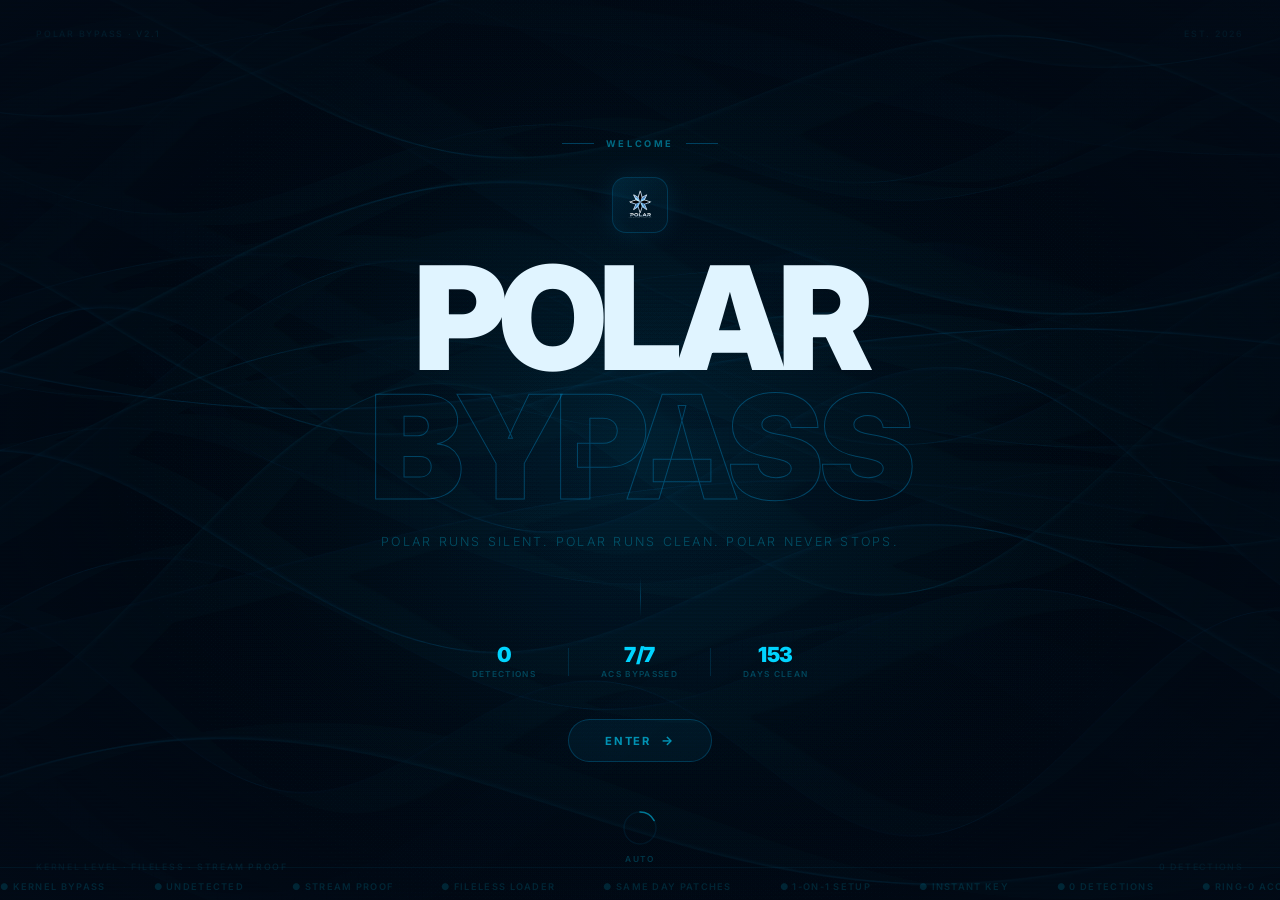
<file: orginal polar web/Polar-bypass/welcome.html>
<!DOCTYPE html>
<html lang="en">
<head>
  <meta charset="UTF-8" />
  <meta name="viewport" content="width=device-width, initial-scale=1.0" />
  <title>Polar Bypass</title>
  <link rel="preconnect" href="https://fonts.googleapis.com" />
  <link rel="preconnect" href="https://fonts.gstatic.com" crossorigin />
  <link href="https://fonts.googleapis.com/css2?family=Inter:wght@300;400;500;700;900&display=swap" rel="stylesheet" />
  <style>
    *, *::before, *::after { box-sizing: border-box; margin: 0; padding: 0; }

    html, body {
      width: 100%; height: 100%;
      background: #020b18;
      overflow: hidden;
      font-family: 'Inter', sans-serif;
      color: #e0f4ff;
    }

    #bgCanvas { position: fixed; inset: 0; z-index: 0; }

    .vignette {
      position: fixed; inset: 0; z-index: 1; pointer-events: none;
      background: radial-gradient(ellipse 80% 80% at 50% 50%, transparent 40%, rgba(2,11,24,0.92) 100%);
    }

    .scanlines {
      position: fixed; inset: 0; z-index: 2; pointer-events: none;
      background: repeating-linear-gradient(to bottom, transparent 0px, transparent 2px, rgba(0,0,0,0.06) 2px, rgba(0,0,0,0.06) 4px);
    }

    .stage {
      position: fixed; inset: 0; z-index: 10;
      display: flex; flex-direction: column; align-items: center; justify-content: center;
    }

    .corner {
      position: fixed; font-size: 0.55rem; font-weight: 500;
      letter-spacing: 0.2em; text-transform: uppercase;
      color: rgba(0,212,255,0.2);
      opacity: 0; animation: fadeIn 1s ease forwards 2s;
    }
    .corner-tl { top: 28px; left: 36px; }
    .corner-tr { top: 28px; right: 36px; text-align: right; }
    .corner-bl { bottom: 28px; left: 36px; }
    .corner-br { bottom: 28px; right: 36px; text-align: right; }

    .center {
      display: flex; flex-direction: column; align-items: center; text-align: center; gap: 0;
    }

    .eyebrow {
      display: flex; align-items: center; gap: 12px; margin-bottom: 28px;
      opacity: 0; animation: fadeIn 0.6s ease forwards 0.4s;
    }
    .eyebrow-line { width: 32px; height: 1px; background: rgba(0,180,255,0.3); }
    .eyebrow-text {
      font-size: 0.58rem; font-weight: 700; letter-spacing: 0.28em;
      text-transform: uppercase; color: rgba(0,212,255,0.45);
    }

    .logo-wrap {
      margin-bottom: 20px; opacity: 0;
      animation: scaleIn 0.8s cubic-bezier(0.16,1,0.3,1) forwards 0.6s;
    }
    .logo-mark {
      width: 56px; height: 56px; border: 1px solid rgba(0,180,255,0.2);
      border-radius: 14px; display: flex; align-items: center; justify-content: center;
      background: rgba(0,180,255,0.05); position: relative; overflow: hidden;
      box-shadow: 0 0 24px rgba(0,180,255,0.1);
    }
    .logo-mark::after {
      content: ''; position: absolute; inset: 0;
      background: linear-gradient(135deg, rgba(0,180,255,0.08) 0%, transparent 60%);
    }
    .logo-mark img {
      width: 32px; height: 32px; object-fit: contain;
      position: relative; z-index: 1;
    }

    .title {
      font-size: clamp(4rem, 14vw, 9rem); font-weight: 900;
      letter-spacing: -0.05em; line-height: 0.9; text-transform: uppercase;
      margin-bottom: 0; opacity: 0;
      animation: titleUp 1s cubic-bezier(0.16,1,0.3,1) forwards 0.8s;
    }
    .title-top { display: block; color: #e0f4ff; }
    .title-bot { display: block; color: transparent; -webkit-text-stroke: 1px rgba(0,180,255,0.3); }

    .tagline {
      margin-top: 22px; font-size: 0.78rem; font-weight: 300;
      letter-spacing: 0.18em; text-transform: uppercase; color: rgba(0,212,255,0.3);
      opacity: 0; animation: fadeIn 0.8s ease forwards 1.4s;
    }

    .divider {
      width: 1px; height: 40px;
      background: linear-gradient(to bottom, transparent, rgba(0,180,255,0.25), transparent);
      margin: 28px auto; opacity: 0; animation: fadeIn 0.6s ease forwards 1.6s;
    }

    .stats {
      display: flex; align-items: center; gap: 32px;
      opacity: 0; animation: fadeIn 0.8s ease forwards 1.8s;
    }
    .stat { text-align: center; }
    .stat-val { font-size: 1.3rem; font-weight: 900; color: #00d4ff; letter-spacing: -0.02em; line-height: 1; }
    .stat-label {
      font-size: 0.52rem; font-weight: 600; letter-spacing: 0.16em;
      text-transform: uppercase; color: rgba(0,212,255,0.28); margin-top: 4px;
    }
    .stat-sep { width: 1px; height: 28px; background: rgba(0,180,255,0.15); }

    .enter-btn {
      margin-top: 40px; position: relative; cursor: pointer;
      background: none; border: none; padding: 0;
      opacity: 0; animation: fadeIn 0.8s ease forwards 2.2s;
    }
    .enter-btn-inner {
      display: flex; align-items: center; gap: 10px; padding: 13px 36px;
      border: 1px solid rgba(0,180,255,0.22); border-radius: 999px;
      font-family: 'Inter', sans-serif; font-size: 0.7rem; font-weight: 700;
      letter-spacing: 0.16em; text-transform: uppercase; color: rgba(0,212,255,0.65);
      background: rgba(0,180,255,0.06);
      transition: background 0.3s, border-color 0.3s, color 0.3s, box-shadow 0.3s;
      position: relative; overflow: hidden;
    }
    .enter-btn:hover .enter-btn-inner {
      background: rgba(0,180,255,0.12); border-color: rgba(0,212,255,0.45);
      color: #00d4ff; box-shadow: 0 0 24px rgba(0,212,255,0.15);
    }
    .enter-btn-inner::after {
      content: ''; position: absolute; top: 0; left: -100%;
      width: 60%; height: 100%;
      background: linear-gradient(90deg, transparent, rgba(0,212,255,0.1), transparent);
      transform: skewX(-20deg); transition: left 0.5s ease;
    }
    .enter-btn:hover .enter-btn-inner::after { left: 160%; }
    .enter-arrow { font-size: 0.8rem; transition: transform 0.3s; }
    .enter-btn:hover .enter-arrow { transform: translateX(4px); }

    .progress-ring-wrap {
      position: fixed; bottom: 36px; left: 50%; transform: translateX(-50%);
      z-index: 20; display: flex; flex-direction: column; align-items: center; gap: 8px;
      opacity: 0; animation: fadeIn 0.6s ease forwards 2.5s;
    }
    .progress-ring-svg { transform: rotate(-90deg); }
    .progress-ring-bg { fill: none; stroke: rgba(0,180,255,0.08); stroke-width: 1.5; }
    .progress-ring-fill {
      fill: none; stroke: rgba(0,212,255,0.5); stroke-width: 1.5; stroke-linecap: round;
      stroke-dasharray: 100.53; stroke-dashoffset: 100.53; transition: stroke-dashoffset 0.1s linear;
    }
    .progress-label {
      font-size: 0.52rem; font-weight: 600; letter-spacing: 0.2em;
      text-transform: uppercase; color: rgba(0,212,255,0.22);
    }

    .ticker {
      position: fixed; bottom: 0; left: 0; right: 0; z-index: 20;
      border-top: 1px solid rgba(0,180,255,0.07); padding: 6px 0; overflow: hidden;
      opacity: 0; animation: fadeIn 0.6s ease forwards 2.8s;
    }
    .ticker-track {
      display: inline-flex; gap: 48px; white-space: nowrap; animation: ticker 28s linear infinite;
    }
    .ticker-track span {
      font-size: 0.58rem; font-weight: 600; letter-spacing: 0.14em;
      color: rgba(0,212,255,0.14); text-transform: uppercase;
    }
    @keyframes ticker { from { transform: translateX(0); } to { transform: translateX(-50%); } }

    @keyframes fadeIn { from { opacity: 0; } to { opacity: 1; } }
    @keyframes scaleIn { from { opacity: 0; transform: scale(0.8); } to { opacity: 1; transform: scale(1); } }
    @keyframes titleUp {
      from { opacity: 0; transform: translateY(30px) skewY(2deg); }
      to   { opacity: 1; transform: translateY(0) skewY(0deg); }
    }

    body.leaving { animation: leaveAnim 0.7s ease forwards; }
    @keyframes leaveAnim {
      0%   { opacity: 1; filter: blur(0px); }
      100% { opacity: 0; filter: blur(12px); }
    }
  </style>
</head>
<body>

<canvas id="bgCanvas"></canvas>
<div class="vignette"></div>
<div class="scanlines"></div>

<div class="corner corner-tl">Polar Bypass · v2.1</div>
<div class="corner corner-tr">Est. 2026</div>
<div class="corner corner-bl">Kernel Level · Fileless · Stream Proof</div>
<div class="corner corner-br">0 Detections</div>

<div class="stage">
  <div class="center">

    <div class="eyebrow">
      <span class="eyebrow-line"></span>
      <span class="eyebrow-text">Welcome</span>
      <span class="eyebrow-line"></span>
    </div>

    <div class="logo-wrap">
      <div class="logo-mark">
        <img src="polar_logo.png" alt="Polar Bypass" />
      </div>
    </div>

    <div class="title">
      <span class="title-top">Polar</span>
      <span class="title-bot">Bypass</span>
    </div>

    <div class="tagline">Polar runs silent. Polar runs clean. Polar never stops.</div>

    <div class="divider"></div>

    <div class="stats">
      <div class="stat">
        <div class="stat-val">0</div>
        <div class="stat-label">Detections</div>
      </div>
      <div class="stat-sep"></div>
      <div class="stat">
        <div class="stat-val">7/7</div>
        <div class="stat-label">ACs Bypassed</div>
      </div>
      <div class="stat-sep"></div>
      <div class="stat">
        <div class="stat-val" id="daysCount">10</div>
        <div class="stat-label">Days clean</div>
      </div>
    </div>

    <button class="enter-btn" id="enterBtn">
      <div class="enter-btn-inner">
        Enter <span class="enter-arrow">→</span>
      </div>
    </button>

  </div>
</div>

<div class="progress-ring-wrap">
  <svg class="progress-ring-svg" width="36" height="36" viewBox="0 0 36 36">
    <circle class="progress-ring-bg" cx="18" cy="18" r="16"/>
    <circle class="progress-ring-fill" id="ringFill" cx="18" cy="18" r="16"/>
  </svg>
  <div class="progress-label">Auto</div>
</div>

<div class="ticker">
  <div class="ticker-track">
    <span>● Kernel Bypass</span><span>● Undetected</span><span>● Stream Proof</span>
    <span>● Fileless Loader</span><span>● Same Day Patches</span><span>● 1-on-1 Setup</span>
    <span>● Instant Key</span><span>● 0 Detections</span><span>● Ring-0 Access</span>
    <span>● Memory Only</span><span>● No Traces</span><span>● Anti-Cheat Bypass</span>
    <span>● 7/7 ACs</span><span>● GTA V Ready</span><span>● 60s Setup</span>
    <span>● Private Loader</span><span>● Patch Proof</span><span>● Always Online</span>
    <span>● Kernel Bypass</span><span>● Undetected</span><span>● Stream Proof</span>
    <span>● Fileless Loader</span><span>● Same Day Patches</span><span>● 1-on-1 Setup</span>
    <span>● Instant Key</span><span>● 0 Detections</span><span>● Ring-0 Access</span>
    <span>● Memory Only</span><span>● No Traces</span><span>● Anti-Cheat Bypass</span>
    <span>● 7/7 ACs</span><span>● GTA V Ready</span><span>● 60s Setup</span>
    <span>● Private Loader</span><span>● Patch Proof</span><span>● Always Online</span>
  </div>
</div>

<script>
(function () {
  const canvas = document.getElementById('bgCanvas');
  const ctx = canvas.getContext('2d');
  let W, H, t = 0;
  const LINES = 24;
  const lines = [];

  function mkLine() {
    return {
      y0: Math.random(), speed: 0.003 + Math.random() * 0.004,
      amp: 0.04 + Math.random() * 0.14, freq: 1.2 + Math.random() * 2.8,
      phase: Math.random() * Math.PI * 2, alpha: 0.015 + Math.random() * 0.03,
      width: 0.4 + Math.random() * 1.2,
    };
  }

  function init() {
    canvas.width = W = window.innerWidth;
    canvas.height = H = window.innerHeight;
    lines.length = 0;
    for (let i = 0; i < LINES; i++) lines.push(mkLine());
  }

  function draw() {
    ctx.fillStyle = 'rgba(2,11,24,0.2)';
    ctx.fillRect(0, 0, W, H);
    t += 0.008;
    for (const l of lines) {
      ctx.beginPath();
      for (let s = 0; s <= 200; s++) {
        const px = (s / 200) * W;
        const nx = s / 200;
        const py = l.y0 * H
          + Math.sin(nx * Math.PI * l.freq + t + l.phase) * l.amp * H
          + Math.sin(nx * Math.PI * l.freq * 0.5 - t * 0.6 + l.phase) * l.amp * 0.5 * H;
        s === 0 ? ctx.moveTo(px, py) : ctx.lineTo(px, py);
      }
      ctx.strokeStyle = `rgba(0,180,255,${l.alpha})`;
      ctx.lineWidth = l.width;
      ctx.stroke();
    }
    const glow = ctx.createRadialGradient(W/2, H/2, 0, W/2, H/2, W * 0.45);
    const pulse = 0.025 + Math.sin(t * 0.5) * 0.012;
    glow.addColorStop(0, `rgba(0,180,255,${pulse})`);
    glow.addColorStop(1, 'rgba(0,0,0,0)');
    ctx.fillStyle = glow;
    ctx.fillRect(0, 0, W, H);
    requestAnimationFrame(draw);
  }

  init(); draw();
  window.addEventListener('resize', init);
})();

const start = new Date('2026-07-04T00:00:00Z');
const days = Math.floor((Date.now() - start) / 86400000);
document.getElementById('daysCount').textContent = days;

const DURATION = 7000;
const ringFill = document.getElementById('ringFill');
const CIRCUMFERENCE = 100.53;
let startTs = null, done = false;

function redirect() {
  if (done) return;
  done = true;
  document.body.classList.add('leaving');
  setTimeout(() => { window.location.href = 'index.html'; }, 700);
}

function tick(ts) {
  if (done) return;
  if (!startTs) startTs = ts;
  const pct = Math.min((ts - startTs) / DURATION, 1);
  ringFill.style.strokeDashoffset = CIRCUMFERENCE * (1 - pct);
  if (pct >= 1) { redirect(); return; }
  requestAnimationFrame(tick);
}

requestAnimationFrame(tick);
document.getElementById('enterBtn').addEventListener('click', redirect);
document.addEventListener('keydown', e => {
  if (e.key === 'Enter' || e.key === ' ' || e.key === 'Escape') redirect();
});
</script>
</body>
</html>
</file>
<file: orginal polar web/Polar-bypass/styles.css>
/* ================================================
   POLAR BYPASS — Redesigned Landing Page
   ================================================ */
*, *::before, *::after { box-sizing: border-box; margin: 0; padding: 0; }

:root {
  --bg:        #020b18;
  --bg2:       #071626;
  --bg3:       #0d1e30;
  --bg4:       #102338;
  --border:    rgba(80,180,255,0.08);
  --border-hl: rgba(80,180,255,0.22);
  --white:     #e0f4ff;
  --off-white: #c8e8f8;
  --gray:      #6a9ab8;
  --muted:     #2a4a65;
  --muted2:    #142034;
  --green:     #00d4ff;
  --radius:    10px;
  --radius-lg: 16px;
  --radius-xl: 24px;
}

html { scroll-behavior: smooth; }

body {
  font-family: 'Inter', sans-serif;
  background: var(--bg);
  color: var(--off-white);
  min-height: 100vh;
  overflow-x: hidden;
  line-height: 1.6;
}

/* ── NOISE ── */
.noise {
  position: fixed; inset: 0; z-index: 998; pointer-events: none;
  opacity: 0.025;
  background-image: url("data:image/svg+xml,%3Csvg viewBox='0 0 200 200' xmlns='http://www.w3.org/2000/svg'%3E%3Cfilter id='n'%3E%3CfeTurbulence type='fractalNoise' baseFrequency='0.85' numOctaves='4' stitchTiles='stitch'/%3E%3C/filter%3E%3Crect width='100%25' height='100%25' filter='url(%23n)'/%3E%3C/svg%3E");
  background-size: 160px;
}

/* ── PARTICLES ── */
#particleCanvas {
  position: fixed; inset: 0; z-index: 0;
  pointer-events: none; opacity: 0.4;
}

/* ── TICKER ── */
.ticker-wrap { background: var(--bg2); border-bottom: 1px solid var(--border); overflow: hidden; padding: 8px 0; position: relative; z-index: 10; margin-top: 64px; }
.ticker-track { display: inline-flex; gap: 56px; white-space: nowrap; animation: ticker 30s linear infinite; }
.ticker-track span { font-size: 0.62rem; font-weight: 700; letter-spacing: 0.16em; color: var(--gray); text-transform: uppercase; }
@keyframes ticker { from { transform: translateX(0); } to { transform: translateX(-50%); } }

/* ── HEADER ── */
.header {
  position: sticky; top: 0; z-index: 100;
  display: flex; align-items: center; justify-content: space-between;
  padding: 16px 52px;
  background: rgba(5,5,5,0.92);
  backdrop-filter: blur(28px);
  border-bottom: 1px solid var(--border);
  transition: padding 0.3s;
}
.logo { display: flex; align-items: center; gap: 11px; font-size: 0.95rem; font-weight: 900; letter-spacing: 0.06em; color: var(--white); text-transform: uppercase; text-decoration: none; }
.logo-img { width: 34px; height: 34px; object-fit: contain; filter: brightness(0) invert(1); }
.nav { display: flex; align-items: center; gap: 30px; }
.nav a { color: var(--muted); text-decoration: none; font-size: 0.72rem; font-weight: 600; letter-spacing: 0.1em; text-transform: uppercase; transition: color 0.2s; }
.nav a:hover { color: var(--white); }
.nav-cta {
  background: var(--white) !important; color: #000 !important;
  padding: 9px 20px !important; border-radius: 999px;
  font-size: 0.7rem !important; font-weight: 800 !important;
  transition: opacity 0.2s, transform 0.15s !important;
}
.nav-cta:hover { opacity: 0.88; transform: translateY(-1px) !important; color: #000 !important; }

/* ── HERO ── */
.hero {
  position: relative; z-index: 1;
  min-height: 100vh;
  display: flex; flex-direction: column; align-items: center; justify-content: center;
  text-align: center; padding: 100px 24px 80px;
  overflow: hidden;
}
.hero::before {
  content: '';
  position: absolute; inset: 0; z-index: 0;
  background: radial-gradient(ellipse 70% 60% at 50% 40%, rgba(0,180,255,0.06) 0%, transparent 70%);
  pointer-events: none;
}
.hero > * { position: relative; z-index: 1; }

.hero-tag {
  display: inline-flex; align-items: center; gap: 8px;
  background: rgba(0,180,255,0.07);
  border: 1px solid rgba(0,180,255,0.15);
  color: rgba(160,220,255,0.7);
  font-size: 0.6rem; font-weight: 700; letter-spacing: 0.18em;
  text-transform: uppercase; padding: 6px 16px;
  border-radius: 999px; margin-bottom: 32px;
}
.hero-tag-dot {
  width: 5px; height: 5px; border-radius: 50%;
  background: var(--green);
  box-shadow: 0 0 6px rgba(0,230,118,0.8);
  animation: tagPulse 2s ease infinite;
}
@keyframes tagPulse { 0%,100%{opacity:1} 50%{opacity:0.3} }

.hero-title {
  font-size: clamp(4.5rem, 13vw, 9rem);
  font-weight: 900; line-height: 0.88;
  letter-spacing: -0.05em; text-transform: uppercase;
  color: var(--white); margin-bottom: 0;
}
.hero-title-line2 {
  display: block;
  color: transparent;
  -webkit-text-stroke: 2px rgba(0,180,255,0.25);
  background: linear-gradient(135deg, rgba(0,180,255,0.15), rgba(0,180,255,0.04));
  -webkit-background-clip: text;
  background-clip: text;
}
.hero-sub {
  font-size: 1rem; color: var(--gray);
  max-width: 460px; margin: 28px auto 40px; line-height: 1.8;
  font-weight: 400;
}
.hero-btns { display: flex; gap: 12px; justify-content: center; flex-wrap: wrap; margin-bottom: 64px; }

/* ── BUTTONS ── */
.btn-primary, .btn-ghost {
  position: relative; overflow: hidden;
  display: inline-flex; align-items: center; gap: 8px;
  font-family: 'Inter', sans-serif;
  font-size: 0.75rem; font-weight: 800;
  letter-spacing: 0.1em; text-transform: uppercase;
  text-decoration: none; text-align: center;
  padding: 14px 32px; border-radius: 999px; cursor: pointer;
  transition: transform 0.2s, box-shadow 0.2s;
}
.btn-primary {
  background: var(--green); color: #000; border: none;
  box-shadow: 0 0 0 rgba(0,212,255,0);
  animation: btnGlow 3s ease-in-out infinite;
}
@keyframes btnGlow {
  0%,100% { box-shadow: 0 0 20px rgba(0,212,255,0.15); }
  50%      { box-shadow: 0 0 40px rgba(0,212,255,0.4); }
}
.btn-primary:hover { transform: translateY(-2px); box-shadow: 0 8px 32px rgba(0,212,255,0.35); animation: none; color: #000; }
.btn-ghost {
  background: rgba(0,180,255,0.06); color: var(--white);
  border: 1px solid rgba(0,180,255,0.18);
}
.btn-ghost:hover { background: rgba(0,180,255,0.14); border-color: rgba(0,180,255,0.35); transform: translateY(-2px); }

/* ── STREAK BOX ── */
.streak-box {
  background: linear-gradient(135deg, rgba(0,180,255,0.06), rgba(0,180,255,0.01));
  border: 1px solid rgba(0,180,255,0.12);
  border-radius: var(--radius-xl); padding: 32px 44px;
  text-align: center; max-width: 580px; width: 100%;
  backdrop-filter: blur(12px);
  box-shadow: 0 0 60px rgba(0,0,0,0.5), inset 0 1px 0 rgba(0,180,255,0.08);
}
.streak-label { font-size: 0.58rem; font-weight: 800; letter-spacing: 0.22em; text-transform: uppercase; color: var(--muted); margin-bottom: 18px; }
.streak-timer { display: flex; align-items: center; justify-content: center; gap: 10px; margin-bottom: 16px; }
.streak-unit { display: flex; flex-direction: column; align-items: center; gap: 5px; }
.streak-unit span:first-child { font-size: 2.6rem; font-weight: 900; color: var(--white); letter-spacing: -0.03em; line-height: 1; font-variant-numeric: tabular-nums; }
.su-l { font-size: 0.52rem; font-weight: 700; letter-spacing: 0.12em; text-transform: uppercase; color: var(--muted); }
.streak-colon { font-size: 2rem; font-weight: 900; color: var(--muted2); line-height: 1; padding-bottom: 16px; }
.streak-sub { font-size: 0.72rem; color: var(--muted); line-height: 1.5; }

/* ── SECTIONS ── */
.section { position: relative; z-index: 1; max-width: 960px; margin: 0 auto; padding: 100px 24px; }
.section-label { font-size: 0.58rem; font-weight: 800; letter-spacing: 0.22em; text-transform: uppercase; color: var(--muted); margin-bottom: 12px; }
.section-title { font-size: clamp(2rem, 4.5vw, 3.2rem); font-weight: 900; letter-spacing: -0.04em; text-transform: uppercase; color: var(--white); margin-bottom: 12px; line-height: 1; }
.section-title .outline { color: transparent; -webkit-text-stroke: 1.5px rgba(0,180,255,0.3); }
.section-sub { color: var(--gray); font-size: 0.88rem; max-width: 480px; margin-bottom: 40px; line-height: 1.75; }

/* ── FEATURES ── */
.features-grid {
  display: grid;
  grid-template-columns: repeat(auto-fill, minmax(210px, 1fr));
  gap: 1px; background: var(--border);
  border-radius: var(--radius-xl); overflow: hidden;
  border: 1px solid var(--border);
}
.feat-card {
  background: var(--bg2); padding: 28px 24px;
  transition: background 0.2s, transform 0.35s cubic-bezier(0.16,1,0.3,1), box-shadow 0.35s ease;
  position: relative; overflow: hidden;
  display: flex; flex-direction: column; gap: 0;
}
.feat-card::before {
  content: '';
  position: absolute; top: 0; left: 0; right: 0; height: 1px;
  background: linear-gradient(90deg, transparent, rgba(0,180,255,0.15), transparent);
  opacity: 0; transition: opacity 0.3s;
}
.feat-card:hover { background: var(--bg3); transform: translateY(-3px); box-shadow: 0 12px 40px rgba(0,0,0,0.4); }
.feat-card:hover::before { opacity: 1; }

.feat-icon-wrap {
  width: 38px; height: 38px; border-radius: 10px;
  display: flex; align-items: center; justify-content: center;
  margin-bottom: 20px; flex-shrink: 0;
}
.feat-icon-yellow { background: rgba(255,190,50,0.12); color: #ffbe32; border: 1px solid rgba(255,190,50,0.2); }
.feat-icon-blue   { background: rgba(80,150,255,0.12); color: #5096ff; border: 1px solid rgba(80,150,255,0.2); }
.feat-icon-red    { background: rgba(255,70,90,0.12);  color: #ff465a; border: 1px solid rgba(255,70,90,0.2); }
.feat-icon-purple { background: rgba(140,90,255,0.12); color: #8c5aff; border: 1px solid rgba(140,90,255,0.2); }
.feat-icon-green  { background: rgba(0,210,120,0.12);  color: #00d278; border: 1px solid rgba(0,210,120,0.2); }
.feat-icon-orange { background: rgba(255,140,50,0.12); color: #ff8c32; border: 1px solid rgba(255,140,50,0.2); }
.feat-icon-cyan   { background: rgba(50,210,255,0.12); color: #32d2ff; border: 1px solid rgba(50,210,255,0.2); }
.feat-icon-white  { background: rgba(0,180,255,0.07); color: #80d8ff;   border: 1px solid rgba(0,180,255,0.15); }

.feat-num {
  font-size: 0.55rem; font-weight: 800; letter-spacing: 0.16em;
  color: var(--muted2); margin-bottom: 6px; font-variant-numeric: tabular-nums;
}
.feat-name { font-size: 0.88rem; font-weight: 800; color: var(--white); margin-bottom: 8px; letter-spacing: -0.01em; }
.feat-desc { font-size: 0.78rem; color: var(--muted); line-height: 1.7; }

/* ── UI SCREENSHOT ── */
.ui-img-wrap {
  border-radius: var(--radius-xl); overflow: hidden;
  border: 1px solid var(--border);
  box-shadow: 0 0 80px rgba(0,0,0,0.7), 0 0 1px rgba(255,255,255,0.04);
  cursor: zoom-in; position: relative;
  transition: border-color 0.3s, transform 0.3s, box-shadow 0.3s;
}
.ui-img-wrap:hover { border-color: var(--border-hl); transform: translateY(-4px); box-shadow: 0 24px 80px rgba(0,0,0,0.8); }
.ui-img-wrap:hover .ui-screenshot { opacity: 0.9; }
.ui-screenshot { width: 100%; height: auto; display: block; transition: opacity 0.3s; position: relative; z-index: 2; }
.ui-wave-canvas { position: absolute; inset: 0; width: 100%; height: 100%; pointer-events: none; z-index: 3; mix-blend-mode: screen; opacity: 0.6; }
.ui-img-overlay { position: absolute; inset: 0; display: flex; align-items: flex-end; padding: 18px 20px; background: linear-gradient(to top, rgba(0,0,0,0.7) 0%, transparent 50%); opacity: 0; transition: opacity 0.3s; z-index: 4; }
.ui-img-wrap:hover .ui-img-overlay { opacity: 1; }
.ui-img-overlay span { font-size: 0.7rem; font-weight: 700; color: var(--white); letter-spacing: 0.08em; }

/* ── AC STATUS ── */
.ac-header {
  display: flex; align-items: center; gap: 24px; flex-wrap: wrap;
  background: var(--bg2); border: 1px solid var(--border);
  border-radius: var(--radius-lg); padding: 18px 24px; margin-bottom: 20px;
}
.ac-live { display: flex; align-items: center; gap: 8px; }
.live-dot { width: 8px; height: 8px; background: var(--green); border-radius: 50%; box-shadow: 0 0 10px rgba(0,230,118,0.7); animation: pulse 2s ease infinite; }
@keyframes pulse { 0%,100%{opacity:1;transform:scale(1)} 50%{opacity:0.5;transform:scale(0.8)} }
.live-text { font-size: 0.68rem; font-weight: 800; color: var(--green); letter-spacing: 0.12em; }
.ac-count-big { font-size: 1.8rem; font-weight: 900; color: var(--white); margin-right: 6px; letter-spacing: -0.03em; }
.ac-count-label { font-size: 0.65rem; font-weight: 800; color: var(--green); letter-spacing: 0.1em; }
.ac-meta { display: flex; gap: 20px; margin-left: auto; }
.ac-meta span { font-size: 0.62rem; font-weight: 700; color: var(--muted); letter-spacing: 0.1em; }
.ac-grid { display: grid; grid-template-columns: repeat(auto-fill, minmax(190px, 1fr)); gap: 8px; margin-bottom: 20px; }
.ac-item {
  background: var(--bg2); border: 1px solid var(--border);
  border-radius: var(--radius); padding: 13px 16px;
  font-size: 0.82rem; font-weight: 600; color: var(--off-white);
  display: flex; align-items: center; gap: 10px;
  transition: border-color 0.2s, background 0.2s;
}
.ac-item:hover { border-color: rgba(0,212,255,0.2); background: rgba(0,212,255,0.03); }
.ac-dot { width: 6px; height: 6px; background: var(--green); border-radius: 50%; flex-shrink: 0; box-shadow: 0 0 6px rgba(0,230,118,0.6); }
.ac-badge { margin-left: auto; font-size: 0.56rem; font-weight: 800; letter-spacing: 0.1em; color: var(--green); }
.terminal-box {
  background: var(--bg2); border: 1px solid var(--border);
  border-radius: var(--radius); padding: 16px 20px;
  font-family: 'Courier New', monospace; font-size: 0.8rem;
  margin-bottom: 40px;
}
.term-prompt { color: var(--green); }
.term-text { color: var(--gray); }
.term-cursor { color: var(--gray); animation: blink 1s step-end infinite; }
@keyframes blink { 0%,100%{opacity:1} 50%{opacity:0} }

/* ── PROOF GALLERY ── */
.proof-label { font-size: 0.58rem; font-weight: 800; letter-spacing: 0.22em; text-transform: uppercase; color: var(--white); margin-top: 0; margin-bottom: 8px; }
.proof-grid { display: grid; grid-template-columns: repeat(auto-fill, minmax(230px, 1fr)); gap: 10px; }
.proof-item {
  position: relative; border-radius: var(--radius); overflow: hidden;
  border: 1px solid var(--border); cursor: pointer;
  aspect-ratio: 16/10; background: var(--bg2);
  transition: border-color 0.25s, transform 0.25s;
}
.proof-item:hover { border-color: var(--border-hl); transform: translateY(-4px); }
.proof-item img { width: 100%; height: 100%; object-fit: cover; display: block; transition: opacity 0.25s, transform 0.4s; }
.proof-item:hover img { opacity: 0.65; transform: scale(1.04); }
.proof-overlay { position: absolute; inset: 0; display: flex; align-items: flex-end; padding: 12px 14px; background: linear-gradient(to top, rgba(0,0,0,0.8) 0%, transparent 60%); opacity: 0; transition: opacity 0.25s; }
.proof-item:hover .proof-overlay { opacity: 1; }
.proof-overlay span { font-size: 0.7rem; font-weight: 700; color: var(--white); letter-spacing: 0.04em; }

/* ── LIGHTBOX ── */
.lightbox {
  display: none;
  position: fixed; inset: 0; z-index: 9999;
  background: rgba(0,0,0,0.95);
  align-items: center; justify-content: center;
  cursor: zoom-out;
}
.lightbox.open { display: flex; }
.lightbox img { max-width: 92vw; max-height: 88vh; border-radius: var(--radius-lg); border: 1px solid var(--border-hl); box-shadow: 0 0 100px rgba(0,0,0,0.9); object-fit: contain; }
.lightbox-close { position: absolute; top: 24px; right: 32px; font-size: 1.2rem; color: var(--gray); cursor: pointer; transition: color 0.2s; z-index: 10000; width: 36px; height: 36px; background: rgba(255,255,255,0.06); border-radius: 50%; display: flex; align-items: center; justify-content: center; border: 1px solid var(--border); }
.lightbox-close:hover { color: var(--white); background: rgba(255,255,255,0.12); }

/* ── COMPARE TABLE ── */
.compare-table { border: 1px solid var(--border); border-radius: var(--radius-xl); overflow: hidden; max-width: 700px; }
.compare-header, .compare-row { display: grid; grid-template-columns: 1.2fr 1fr 1fr; }
.compare-header { background: var(--bg3); border-bottom: 1px solid var(--border); }
.compare-row { border-bottom: 1px solid var(--border); transition: background 0.15s; }
.compare-row:last-child { border-bottom: none; }
.compare-row:hover { background: rgba(255,255,255,0.015); }
.col-feature, .col-us, .col-other { padding: 15px 20px; font-size: 0.82rem; display: flex; align-items: center; }
.col-feature { color: var(--gray); font-weight: 500; }
.compare-header .col-feature { font-size: 0.58rem; letter-spacing: 0.1em; color: var(--muted); }
.compare-header .col-us { font-size: 0.75rem; font-weight: 900; color: var(--white); }
.compare-header .col-other { font-size: 0.75rem; font-weight: 600; color: var(--muted); }
.highlight-col { background: rgba(255,255,255,0.025); border-left: 1px solid var(--border); border-right: 1px solid var(--border); font-weight: 700; color: var(--white); }
.green-text { color: var(--green); font-weight: 800; }
.muted-text { color: var(--muted); }

/* ── PRICING ── */
.pricing-section { max-width: 960px; }
.pricing-grid { display: grid; grid-template-columns: repeat(auto-fit, minmax(260px, 1fr)); gap: 20px; }
.price-card {
  background: var(--bg2); border: 1px solid var(--border);
  border-radius: var(--radius-xl); padding: 32px 28px;
  display: flex; flex-direction: column; position: relative;
  transition: border-color 0.3s, box-shadow 0.3s, transform 0.3s;
}
.price-card:hover { border-color: var(--border-hl); box-shadow: 0 0 60px rgba(255,255,255,0.04); transform: translateY(-4px); }
.price-card.featured {
  border-color: rgba(0,180,255,0.3);
  background: linear-gradient(135deg, rgba(0,180,255,0.07) 0%, var(--bg2) 100%);
  box-shadow: 0 0 80px rgba(0,180,255,0.08);
}
.price-featured-label {
  position: absolute; top: -13px; left: 50%; transform: translateX(-50%);
  background: var(--green); color: #000; font-size: 0.58rem; font-weight: 900;
  letter-spacing: 0.14em; text-transform: uppercase; padding: 5px 16px; border-radius: 999px;
  box-shadow: 0 4px 16px rgba(0,212,255,0.3);
}
.price-card-header { display: flex; justify-content: space-between; align-items: center; margin-bottom: 24px; }
.price-plan { font-size: 0.7rem; font-weight: 900; letter-spacing: 0.16em; text-transform: uppercase; color: var(--white); }
.price-status { display: flex; align-items: center; gap: 5px; font-size: 0.6rem; font-weight: 800; color: var(--green); letter-spacing: 0.1em; }
.pdot { width: 5px; height: 5px; background: var(--green); border-radius: 50%; box-shadow: 0 0 6px rgba(0,230,118,0.6); }
.price-amount { font-size: 2.6rem; font-weight: 900; color: var(--white); letter-spacing: -0.04em; margin-bottom: 4px; line-height: 1; }
.price-per { font-size: 0.72rem; font-weight: 600; color: var(--muted); }
.price-old { text-decoration: line-through; color: var(--muted2); }
.price-tag {
  display: inline-block;
  font-size: 0.55rem; font-weight: 800; letter-spacing: 0.12em;
  text-transform: uppercase; padding: 2px 7px; border-radius: 999px;
  background: rgba(255,255,255,0.07); color: rgba(255,255,255,0.5);
  border: 1px solid rgba(255,255,255,0.12); vertical-align: middle;
}
.price-desc { font-size: 0.75rem; color: var(--gray); margin-bottom: 24px; }
.price-features { list-style: none; display: flex; flex-direction: column; gap: 10px; margin-bottom: 28px; flex: 1; }
.price-features li { font-size: 0.8rem; color: var(--gray); padding-left: 20px; position: relative; line-height: 1.5; }
.price-features li::before { content: '✓'; position: absolute; left: 0; color: var(--green); font-weight: 800; font-size: 0.75rem; }
.price-btn {
  display: block; text-align: center; text-decoration: none;
  font-family: 'Inter', sans-serif;
  font-size: 0.72rem; font-weight: 900; letter-spacing: 0.1em; text-transform: uppercase;
  padding: 15px; border-radius: var(--radius-lg); margin-bottom: 14px;
  transition: transform 0.2s, box-shadow 0.2s, opacity 0.2s;
  background: var(--green); color: #000;
  box-shadow: 0 4px 24px rgba(0,212,255,0.2);
  animation: btnGlow2 3s ease-in-out infinite;
}
@keyframes btnGlow2 { 0%,100%{box-shadow:0 4px 24px rgba(0,212,255,0.15)} 50%{box-shadow:0 4px 40px rgba(0,212,255,0.35)} }
.price-btn:hover { transform: translateY(-2px); box-shadow: 0 8px 40px rgba(0,212,255,0.4); animation: none; opacity: 0.92; }
.price-note { font-size: 0.68rem; color: var(--muted); text-align: center; line-height: 1.5; }

/* ── FAQ ── */
.faq-section { max-width: 680px; }
.faq-list { display: flex; flex-direction: column; gap: 2px; }
.faq-item { border: 1px solid var(--border); border-radius: var(--radius-lg); overflow: hidden; transition: border-color 0.2s; }
.faq-item.open { border-color: var(--border-hl); }
.faq-q {
  width: 100%; background: var(--bg2); border: none; cursor: pointer;
  padding: 18px 22px; display: flex; justify-content: space-between; align-items: center;
  font-family: 'Inter', sans-serif; font-size: 0.88rem; font-weight: 700;
  color: var(--off-white); text-align: left; transition: background 0.2s;
}
.faq-q:hover { background: var(--bg3); }
.faq-arr { font-size: 1rem; color: var(--muted); transition: transform 0.3s; flex-shrink: 0; }
.faq-item.open .faq-arr { transform: rotate(180deg); }
.faq-a { background: var(--bg2); padding: 0 22px; font-size: 0.82rem; color: var(--gray); line-height: 1.75; max-height: 0; overflow: hidden; transition: max-height 0.35s ease, padding 0.35s ease; }
.faq-item.open .faq-a { max-height: 200px; padding: 0 22px 18px; }

/* ── CTA SECTION ── */
.cta-section {
  position: relative; z-index: 1; text-align: center;
  padding: 120px 24px; overflow: hidden;
}
.cta-section::before {
  content: '';
  position: absolute; inset: 0;
  background: radial-gradient(ellipse 60% 70% at 50% 50%, rgba(255,255,255,0.05) 0%, transparent 70%);
  pointer-events: none;
}
.cta-title { font-size: clamp(2.5rem, 6vw, 5rem); font-weight: 900; letter-spacing: -0.05em; color: var(--white); margin-bottom: 16px; position: relative; }
.cta-sub { font-size: 1rem; color: var(--gray); margin-bottom: 40px; font-weight: 400; position: relative; }
.cta-section .btn-primary { position: relative; }

/* ── FOOTER ── */
.footer {
  position: relative; z-index: 1; text-align: center;
  padding: 48px 24px; border-top: 1px solid var(--border);
}
.footer-logo { display: inline-flex; align-items: center; gap: 10px; font-size: 0.85rem; font-weight: 900; letter-spacing: 0.08em; color: var(--white); text-transform: uppercase; margin-bottom: 14px; }
.footer-logo-img { width: 26px; height: 26px; object-fit: contain; filter: brightness(0) invert(1); }
.footer-text { font-size: 0.78rem; color: var(--muted); margin-bottom: 8px; }
.footer-copy { font-size: 0.68rem; color: var(--muted2); }

/* ── SCROLL REVEAL ── */
.reveal { opacity: 0; transform: translateY(24px); transition: opacity 0.7s ease, transform 0.7s ease; }
.reveal.visible { opacity: 1; transform: translateY(0); }
.reveal-delay-1 { transition-delay: 0.1s; }
.reveal-delay-2 { transition-delay: 0.2s; }
.reveal-delay-3 { transition-delay: 0.3s; }

/* ── RESPONSIVE ── */
@media (max-width: 768px) {
  .header { padding: 14px 20px; }
  .nav a:not(.nav-cta) { display: none; }
  .hero-title { font-size: clamp(3.5rem, 15vw, 6rem); }
  .section { padding: 64px 20px; }
  .features-grid { grid-template-columns: 1fr 1fr; gap: 1px; }
  .streak-box { padding: 24px 20px; }
  .pricing-grid { grid-template-columns: 1fr; }
  .compare-table { font-size: 0.75rem; }
}

/* ── WAVE BG (subtle) ── */
.wave-bg { position: fixed; inset: 0; z-index: 0; pointer-events: none; overflow: hidden; }
.wave-bg svg { position: absolute; bottom: 0; left: 0; width: 200%; opacity: 0.02; }
.wave-bg .wave1 { bottom: -10%; animation: waveMove 22s linear infinite; }
.wave-bg .wave2 { bottom: -20%; opacity: 0.015; animation: waveMove 32s linear infinite reverse; }
.wave-bg .wave3 { bottom: -5%; opacity: 0.01; animation: waveMove 42s linear infinite; }
@keyframes waveMove { from{transform:translateX(0)} to{transform:translateX(-50%)} }

/* ── SMOOTH GLOBAL FEEL ── */
html {
  scroll-behavior: smooth;
  -webkit-font-smoothing: antialiased;
  -moz-osx-font-smoothing: grayscale;
}

/* Smooth all interactive elements */
*, *::before, *::after {
  transition-timing-function: cubic-bezier(0.16, 1, 0.3, 1);
}

/* ── HERO ENTRANCE ANIMATIONS ── */
.hero-tag     { animation: heroFadeUp 0.7s cubic-bezier(0.16,1,0.3,1) both 0.1s; }
.hero-title   { animation: heroFadeUp 0.8s cubic-bezier(0.16,1,0.3,1) both 0.25s; }
.hero-sub     { animation: heroFadeUp 0.8s cubic-bezier(0.16,1,0.3,1) both 0.4s; }
.hero-btns    { animation: heroFadeUp 0.8s cubic-bezier(0.16,1,0.3,1) both 0.5s; }
.streak-box   { animation: heroFadeUp 0.9s cubic-bezier(0.16,1,0.3,1) both 0.6s; }

@keyframes heroFadeUp {
  from { opacity: 0; transform: translateY(28px); }
  to   { opacity: 1; transform: translateY(0); }
}

/* ── SCROLL REVEAL — smoother spring ── */
.reveal {
  opacity: 0;
  transform: translateY(32px);
  transition: opacity 0.8s cubic-bezier(0.16,1,0.3,1),
              transform 0.8s cubic-bezier(0.16,1,0.3,1);
}
.reveal.visible { opacity: 1; transform: translateY(0); }
.reveal-delay-1 { transition-delay: 0.08s; }
.reveal-delay-2 { transition-delay: 0.18s; }
.reveal-delay-3 { transition-delay: 0.28s; }

/* ── HEADER ── smoother blur transition ── */
.header {
  transition: padding 0.4s cubic-bezier(0.16,1,0.3,1),
              background 0.4s ease,
              box-shadow 0.4s ease;
}
.header.scrolled {
  padding: 10px 52px;
  box-shadow: 0 8px 40px rgba(0,0,0,0.4);
}

/* ── FEAT CARDS — staggered hover lift ── */
.feat-card {
  transition: background 0.35s cubic-bezier(0.16,1,0.3,1),
              transform 0.35s cubic-bezier(0.16,1,0.3,1),
              box-shadow 0.35s ease;
}
.feat-card:hover {
  transform: translateY(-3px);
  box-shadow: 0 12px 40px rgba(0,0,0,0.4);
}

/* ── PROOF ITEMS — smoother image scale ── */
.proof-item img {
  transition: opacity 0.4s ease, transform 0.6s cubic-bezier(0.16,1,0.3,1);
}
.proof-item {
  transition: border-color 0.3s ease, transform 0.4s cubic-bezier(0.16,1,0.3,1);
}

/* ── AC ITEMS ── */
.ac-item {
  transition: border-color 0.3s ease,
              background 0.3s ease,
              transform 0.3s cubic-bezier(0.16,1,0.3,1);
}
.ac-item:hover { transform: translateX(3px); }

/* ── COMPARE ROWS ── */
.compare-row {
  transition: background 0.25s ease;
}

/* ── PRICING CARDS ── */
.price-card {
  transition: border-color 0.4s ease,
              box-shadow 0.4s ease,
              transform 0.4s cubic-bezier(0.16,1,0.3,1);
}

/* ── FAQ ── */
.faq-a {
  transition: max-height 0.45s cubic-bezier(0.16,1,0.3,1),
              padding 0.45s cubic-bezier(0.16,1,0.3,1);
}
.faq-arr {
  transition: transform 0.4s cubic-bezier(0.16,1,0.3,1);
}
.faq-q { transition: background 0.25s ease; }

/* ── BUTTONS — smoother press feel ── */
.btn-primary, .btn-ghost, .price-btn, .nav-cta {
  transition: transform 0.25s cubic-bezier(0.16,1,0.3,1),
              box-shadow 0.25s ease,
              opacity 0.2s ease,
              background 0.25s ease,
              border-color 0.25s ease !important;
}
.btn-primary:active, .price-btn:active { transform: scale(0.97) translateY(0) !important; }

/* ── STREAK NUMBERS — smooth tick ── */
.streak-unit span:first-child {
  transition: opacity 0.1s ease;
}

/* ── UI IMAGE WRAP ── */
.ui-img-wrap {
  transition: border-color 0.4s ease,
              transform 0.5s cubic-bezier(0.16,1,0.3,1),
              box-shadow 0.5s ease;
}

/* Lightbox handled above */

/* ── NAV LINKS ── */
.nav a {
  transition: color 0.2s ease, opacity 0.2s ease;
}

/* ── LAMP BUTTON ── */
.lamp-btn {
  position: fixed;
  bottom: 28px; right: 28px;
  z-index: 9997;
  width: 48px; height: 48px;
  border-radius: 50%;
  border: 1px solid rgba(255,255,255,0.12);
  background: rgba(255,255,255,0.06);
  backdrop-filter: blur(12px);
  cursor: pointer;
  display: flex; align-items: center; justify-content: center;
  color: rgba(255,255,255,0.6);
  transition: border-color 0.3s ease, background 0.3s ease,
              color 0.3s ease, transform 0.3s cubic-bezier(0.16,1,0.3,1),
              box-shadow 0.3s ease;
  overflow: visible;
}
.lamp-btn:hover {
  border-color: rgba(255,255,255,0.3);
  background: rgba(255,255,255,0.12);
  color: #fff;
  transform: translateY(-2px);
  box-shadow: 0 8px 24px rgba(255,255,255,0.1);
}
.lamp-icon { width: 20px; height: 20px; position: absolute; transition: opacity 0.25s ease, transform 0.3s ease; }
.lamp-off  { opacity: 1; transform: scale(1); }
.lamp-on   { opacity: 0; transform: scale(0.7); }
.lamp-glow {
  position: absolute; inset: -4px;
  border-radius: 50%;
  background: radial-gradient(circle, rgba(255,255,255,0.15) 0%, transparent 70%);
  opacity: 0;
  transition: opacity 0.4s ease;
  pointer-events: none;
}

/* Light mode active */
.lamp-btn.lit {
  border-color: rgba(0,0,0,0.15);
  background: rgba(0,0,0,0.08);
  color: rgba(0,0,0,0.7);
  box-shadow: 0 4px 20px rgba(255,200,50,0.25);
}
.lamp-btn.lit .lamp-off { opacity: 0; transform: scale(0.7); }
.lamp-btn.lit .lamp-on  { opacity: 1; transform: scale(1); }
.lamp-btn.lit .lamp-glow { opacity: 1; background: radial-gradient(circle, rgba(255,200,50,0.3) 0%, transparent 70%); }

/* ── LIGHT MODE ── */
body.light-mode {
  --bg:        #f2f2f2;
  --bg2:       #e8e8e8;
  --bg3:       #dedede;
  --bg4:       #d4d4d4;
  --border:    rgba(0,0,0,0.08);
  --border-hl: rgba(0,0,0,0.18);
  --white:     #0a0a0a;
  --off-white: #1a1a1a;
  --gray:      #555;
  --muted:     #999;
  --muted2:    #bbb;
  background: #f2f2f2;
  color: #1a1a1a;
  transition: background 0.5s ease, color 0.5s ease;
}

body.light-mode #particleCanvas { opacity: 0.15; filter: invert(1); }
body.light-mode .noise { opacity: 0.015; filter: invert(1); }
body.light-mode .wave-bg svg path { fill: #000; }

body.light-mode .ticker-wrap { background: #111; }
body.light-mode .ticker-track span { color: #fff; }

body.light-mode .header { background: rgba(242,242,242,0.92); border-bottom-color: rgba(0,0,0,0.08); }
body.light-mode .logo { color: #0a0a0a; }
body.light-mode .logo-img { filter: none; }

body.light-mode .nav-cta {
  background: #0a0a0a !important; color: #fff !important;
}
body.light-mode .nav-cta:hover { opacity: 0.8; }

body.light-mode .hero-tag { background: rgba(0,0,0,0.05); border-color: rgba(0,0,0,0.12); color: rgba(0,0,0,0.5); }
body.light-mode .hero-title { color: #0a0a0a; }
body.light-mode .hero-title-line2 { -webkit-text-stroke-color: rgba(0,0,0,0.2); }
body.light-mode .streak-box { background: rgba(0,0,0,0.04); border-color: rgba(0,0,0,0.1); box-shadow: 0 0 40px rgba(0,0,0,0.08); }
body.light-mode .streak-unit span:first-child { color: #0a0a0a; }
body.light-mode .streak-colon { color: #bbb; }

body.light-mode .btn-primary { background: #0a0a0a; color: #fff; }
body.light-mode .btn-primary:hover { box-shadow: 0 8px 32px rgba(0,0,0,0.2); }
body.light-mode .btn-ghost { background: rgba(0,0,0,0.05); color: #0a0a0a; border-color: rgba(0,0,0,0.15); }
body.light-mode .btn-ghost:hover { background: rgba(0,0,0,0.1); border-color: rgba(0,0,0,0.3); }

body.light-mode .feat-card { background: #e8e8e8; }
body.light-mode .feat-card:hover { background: #dedede; }
body.light-mode .feat-name { color: #0a0a0a; }

body.light-mode .ac-header,
body.light-mode .ac-item,
body.light-mode .terminal-box { background: #e8e8e8; border-color: rgba(0,0,0,0.08); }
body.light-mode .term-text { color: #555; }

body.light-mode .proof-item { background: #e0e0e0; }

body.light-mode .compare-header { background: #dedede; }
body.light-mode .compare-row:hover { background: rgba(0,0,0,0.02); }
body.light-mode .highlight-col { background: rgba(0,0,0,0.03); border-color: rgba(0,0,0,0.08); }
body.light-mode .col-feature { color: #555; }

body.light-mode .price-card { background: #e8e8e8; border-color: rgba(0,0,0,0.08); }
body.light-mode .price-card.featured { background: #e0e0e0; border-color: rgba(0,0,0,0.2); }
body.light-mode .price-amount { color: #0a0a0a; }
body.light-mode .price-btn { background: #0a0a0a; color: #fff; box-shadow: 0 4px 24px rgba(0,0,0,0.15); }
body.light-mode .price-btn:hover { box-shadow: 0 8px 40px rgba(0,0,0,0.25); }
body.light-mode .price-featured-label { background: #0a0a0a; color: #fff; }

body.light-mode .faq-item { border-color: rgba(0,0,0,0.08); }
body.light-mode .faq-q { background: #e8e8e8; color: #1a1a1a; }
body.light-mode .faq-q:hover { background: #dedede; }
body.light-mode .faq-a { background: #e8e8e8; color: #555; }

body.light-mode .cta-section::before { background: radial-gradient(ellipse 60% 70% at 50% 50%, rgba(0,0,0,0.05) 0%, transparent 70%); }
body.light-mode .cta-title { color: #0a0a0a; }

body.light-mode .footer { border-top-color: rgba(0,0,0,0.08); }
body.light-mode .footer-logo { color: #0a0a0a; }
body.light-mode .footer-logo-img { filter: none; }

body.light-mode .lightbox { background: rgba(255,255,255,0.96); }
body.light-mode .lightbox-close { color: #555; background: rgba(0,0,0,0.06); border-color: rgba(0,0,0,0.1); }

/* Smooth mode transition on everything */
body, body * {
  transition: background-color 0.4s ease, color 0.4s ease,
              border-color 0.4s ease, box-shadow 0.4s ease,
              filter 0.4s ease !important;
}

/* ── CUSTOM CURSOR ── */

/* ── FLOATING NAV ── */
.float-nav {
  position: fixed;
  top: 20px;
  left: 50%;
  transform: translateX(-50%);
  z-index: 100;
  display: flex;
  align-items: center;
  gap: 2px;
  background: rgba(2,11,24,0.85);
  border: 1px solid rgba(0,180,255,0.14);
  backdrop-filter: blur(20px);
  -webkit-backdrop-filter: blur(20px);
  padding: 4px;
  border-radius: 999px;
  box-shadow: 0 8px 32px rgba(0,0,0,0.5), 0 0 0 1px rgba(0,180,255,0.05);
}

.fn-item {
  position: relative;
  z-index: 1;
  padding: 8px 18px;
  border-radius: 999px;
  font-size: 0.72rem;
  font-weight: 600;
  letter-spacing: 0.06em;
  text-transform: uppercase;
  text-decoration: none;
  color: rgba(0,212,255,0.35);
  transition: color 0.2s ease;
  white-space: nowrap;
}

.fn-item:hover { color: rgba(0,212,255,0.75); }

.fn-item.fn-active { color: #e0f4ff; }

.fn-cta {
  background: #00d4ff;
  color: #000 !important;
  font-weight: 800;
  padding: 8px 20px;
  box-shadow: 0 0 16px rgba(0,212,255,0.2);
}
.fn-cta:hover { opacity: 0.88; }

/* Lamp indicator */
.fn-lamp {
  position: absolute;
  border-radius: 999px;
  background: rgba(0,180,255,0.08);
  pointer-events: none;
  z-index: 0;
  transition: left 0.35s cubic-bezier(0.16,1,0.3,1),
              width 0.35s cubic-bezier(0.16,1,0.3,1),
              top 0.35s cubic-bezier(0.16,1,0.3,1),
              height 0.35s cubic-bezier(0.16,1,0.3,1),
              opacity 0.2s ease;
  opacity: 0;
}

/* Lamp top glow bar */
.fn-lamp::before {
  content: '';
  position: absolute;
  top: -3px;
  left: 50%;
  transform: translateX(-50%);
  width: 40%;
  height: 2px;
  background: rgba(0,212,255,0.7);
  border-radius: 999px;
  box-shadow: 0 0 8px 2px rgba(0,212,255,0.4), 0 0 20px 4px rgba(0,212,255,0.15);
}

/* Light mode adjustments */
body.light-mode .float-nav {
  background: rgba(0,0,0,0.05);
  border-color: rgba(0,0,0,0.1);
  box-shadow: 0 8px 32px rgba(0,0,0,0.1);
}
body.light-mode .fn-item { color: rgba(0,0,0,0.45); }
body.light-mode .fn-item:hover { color: rgba(0,0,0,0.8); }
body.light-mode .fn-item.fn-active { color: #000; }
body.light-mode .fn-cta { background: #000; color: #fff !important; }
body.light-mode .fn-lamp { background: rgba(0,0,0,0.06); }
body.light-mode .fn-lamp::before { background: rgba(0,0,0,0.5); box-shadow: 0 0 8px 2px rgba(0,0,0,0.2); }

/* ── TEAM ── */
.team-grid {
  display: grid;
  grid-template-columns: repeat(auto-fill, minmax(280px, 1fr));
  gap: 12px;
}

.team-card {
  display: flex;
  align-items: center;
  gap: 16px;
  background: var(--bg2);
  border: 1px solid var(--border);
  border-radius: var(--radius-lg);
  padding: 20px 18px;
  position: relative;
  overflow: hidden;
  transition: border-color 0.3s ease, background 0.3s ease, transform 0.3s cubic-bezier(0.16,1,0.3,1);
}
.team-card::before {
  content: '';
  position: absolute; top: 0; left: 0; right: 0; height: 1px;
  background: linear-gradient(90deg, transparent, rgba(255,255,255,0.08), transparent);
  opacity: 0; transition: opacity 0.3s;
}
.team-card:hover { border-color: var(--border-hl); background: var(--bg3); transform: translateY(-3px); }
.team-card:hover::before { opacity: 1; }

.team-avatar-wrap { position: relative; flex-shrink: 0; }
.team-avatar-img {
  width: 52px; height: 52px;
  border-radius: 50%; object-fit: cover;
  border: 2px solid var(--border-hl); display: block;
}
.team-avatar-placeholder {
  width: 52px; height: 52px;
  border-radius: 50%; display: flex; align-items: center; justify-content: center;
  background: rgba(0,180,255,0.1); border: 2px solid var(--border-hl);
  font-size: 1.3rem; font-weight: 800; color: var(--green);
}
.team-rank {
  position: absolute; bottom: -4px; left: 50%; transform: translateX(-50%);
  font-size: 0.44rem; font-weight: 800; letter-spacing: 0.1em;
  text-transform: uppercase; padding: 2px 6px;
  border-radius: 999px; white-space: nowrap; border: 1px solid;
}
.team-rank-owner { background: rgba(255,255,255,0.08); color: var(--off-white); border-color: var(--border-hl); }
.team-rank-dev   { background: rgba(88,101,242,0.12); color: #7289da; border-color: rgba(88,101,242,0.3); }

.team-info { flex: 1; min-width: 0; }
.team-name { font-size: 0.95rem; font-weight: 800; color: var(--white); letter-spacing: -0.01em; margin-bottom: 3px; }
.team-role { font-size: 0.68rem; color: var(--muted); margin-bottom: 8px; line-height: 1.4; }
.team-tags { display: flex; gap: 5px; flex-wrap: wrap; }
.team-tag {
  font-size: 0.55rem; font-weight: 700; letter-spacing: 0.08em;
  text-transform: uppercase; color: var(--gray);
  background: rgba(255,255,255,0.05); border: 1px solid var(--border);
  padding: 2px 7px; border-radius: 999px;
}

.team-discord {
  width: 30px; height: 30px; border-radius: 50%; flex-shrink: 0;
  background: rgba(88,101,242,0.12); border: 1px solid rgba(88,101,242,0.25);
  display: flex; align-items: center; justify-content: center; color: #7289da;
  transition: background 0.2s, border-color 0.2s, transform 0.25s cubic-bezier(0.16,1,0.3,1);
}
.team-discord:hover { background: rgba(88,101,242,0.28); border-color: rgba(88,101,242,0.6); transform: scale(1.15); }

/* ── HERO REDESIGN ── */
.hero {
  position: relative; z-index: 1;
  min-height: 100vh;
  display: flex; flex-direction: column;
  justify-content: center;
  padding: 120px 52px 0;
  overflow: hidden;
  gap: 0;
}

/* Animated scan line */
.hero-scan {
  position: absolute; left: 0; right: 0; height: 1px;
  background: linear-gradient(90deg, transparent 0%, rgba(255,255,255,0.15) 50%, transparent 100%);
  pointer-events: none; z-index: 0;
  animation: scanMove 6s ease-in-out infinite;
  top: 0;
}
@keyframes scanMove {
  0%   { top: 10%; opacity: 0; }
  10%  { opacity: 1; }
  90%  { opacity: 1; }
  100% { top: 90%; opacity: 0; }
}

.hero-inner {
  display: flex; align-items: flex-start;
  justify-content: space-between; gap: 40px;
  position: relative; z-index: 1;
  width: 100%; max-width: 1100px; margin: 0 auto;
}

/* Left */
.hero-left { flex: 1; display: flex; flex-direction: column; gap: 0; }

.hero-eyebrow {
  display: flex; align-items: center; gap: 10px;
  font-size: 0.58rem; font-weight: 700; letter-spacing: 0.24em;
  text-transform: uppercase; color: rgba(255,255,255,0.3);
  margin-bottom: 24px;
  animation: heroFadeUp 0.6s ease both 0.1s;
}
.hero-eyebrow-line {
  flex: 1; height: 1px; max-width: 60px;
  background: rgba(255,255,255,0.15);
}

.hero-title {
  font-size: clamp(4.5rem, 11vw, 8.5rem);
  font-weight: 900; line-height: 0.88;
  letter-spacing: -0.05em; text-transform: uppercase;
  margin: 0 0 32px;
  display: flex; flex-direction: column; align-items: flex-start;
}

.hero-word-wrap { overflow: hidden; display: block; }
.hero-word {
  display: block; color: #fff;
  animation: heroClip 0.9s cubic-bezier(0.16,1,0.3,1) both;
}
.hw1 { animation-delay: 0.2s; }
.hw2 { animation-delay: 0.35s; }
.hero-word-outline {
  color: transparent;
  -webkit-text-stroke: 2px rgba(255,255,255,0.2);
}
.hw-accent { color: #fff; -webkit-text-stroke: 0; }

@keyframes heroClip {
  from { transform: translateY(100%); opacity: 0; }
  to   { transform: translateY(0); opacity: 1; }
}

.hero-desc-row {
  display: flex; align-items: flex-start; gap: 16px;
  margin-bottom: 36px;
  animation: heroFadeUp 0.7s ease both 0.55s;
}
.hero-vline { width: 2px; height: 48px; background: rgba(255,255,255,0.15); flex-shrink: 0; margin-top: 4px; }
.hero-sub {
  font-size: 0.92rem; color: var(--gray);
  line-height: 1.8; font-weight: 400; max-width: 420px;
}

.hero-btns {
  display: flex; gap: 12px; flex-wrap: wrap;
  margin-bottom: 0;
  animation: heroFadeUp 0.7s ease both 0.7s;
}

/* Right — vertical stats */
.hero-right {
  flex-shrink: 0; padding-top: 20px;
  animation: heroFadeUp 0.8s ease both 0.5s;
}
.hero-stats-vert {
  display: flex; flex-direction: column;
  border: 1px solid rgba(255,255,255,0.07);
  border-radius: var(--radius-lg);
  background: rgba(255,255,255,0.02);
  overflow: hidden; min-width: 140px;
}
.hsv-item {
  display: flex; flex-direction: column; align-items: center;
  padding: 20px 28px; gap: 5px;
}
.hsv-val {
  font-size: 2rem; font-weight: 900; color: #fff;
  letter-spacing: -0.04em; line-height: 1;
  font-variant-numeric: tabular-nums;
}
.hsv-label {
  font-size: 0.52rem; font-weight: 700; letter-spacing: 0.14em;
  text-transform: uppercase; color: var(--muted);
}
.hsv-sep { height: 1px; background: rgba(255,255,255,0.06); }

/* Bottom streak bar */
.hero-streak-bar {
  position: relative; z-index: 1;
  display: flex; align-items: center; gap: 24px; flex-wrap: wrap;
  margin-top: 64px;
  border-top: 1px solid rgba(255,255,255,0.06);
  padding: 24px 0 32px;
  width: 100%; max-width: 1100px; margin-left: auto; margin-right: auto;
  animation: heroFadeUp 0.8s ease both 0.9s;
}
.hsb-label {
  font-size: 0.55rem; font-weight: 800; letter-spacing: 0.2em;
  text-transform: uppercase; color: var(--muted); flex-shrink: 0;
}
.hero-streak-bar .streak-timer {
  display: flex; align-items: center; gap: 6px;
}
.hero-streak-bar .streak-unit span:first-child {
  font-size: 2rem; font-weight: 900; color: #fff;
  letter-spacing: -0.03em; font-variant-numeric: tabular-nums;
}
.hero-streak-bar .su-l { font-size: 0.6rem; color: var(--muted); font-weight: 600; letter-spacing: 0.1em; margin-left: 2px; }
.hero-streak-bar .streak-colon { font-size: 1.4rem; color: var(--muted2); font-weight: 900; }
.hsb-sub { font-size: 0.65rem; color: var(--muted); margin-left: auto; }

@keyframes heroFadeUp {
  from { opacity: 0; transform: translateY(20px); }
  to   { opacity: 1; transform: translateY(0); }
}

@media (max-width: 768px) {
  .hero { padding: 100px 24px 0; }
  .hero-inner { flex-direction: column; }
  .hero-right { align-self: stretch; }
  .hero-stats-vert { flex-direction: row; }
  .hsv-sep { width: 1px; height: auto; }
  .hero-streak-bar { gap: 16px; }
  .hsb-sub { margin-left: 0; }
}

/* ── COUPON ── */
.coupon-row { margin-bottom: 28px; display: flex; flex-direction: column; gap: 8px; }
.coupon-input-wrap {
  display: flex; gap: 8px; max-width: 440px;
}
.coupon-input {
  flex: 1; background: var(--bg2); border: 1px solid var(--border);
  border-radius: var(--radius-lg); padding: 12px 16px;
  font-family: 'Inter', sans-serif; font-size: 0.8rem; font-weight: 600;
  letter-spacing: 0.06em; color: var(--white); outline: none;
  transition: border-color 0.2s;
}
.coupon-input:focus { border-color: var(--border-hl); }
.coupon-input::placeholder { color: var(--muted); font-weight: 400; letter-spacing: 0; }
.coupon-apply-btn {
  background: var(--white); color: #000;
  border: none; border-radius: var(--radius-lg); padding: 12px 20px;
  font-family: 'Inter', sans-serif; font-size: 0.72rem; font-weight: 800;
  letter-spacing: 0.08em; text-transform: uppercase; cursor: pointer;
  transition: opacity 0.2s, transform 0.15s;
  white-space: nowrap;
}
.coupon-apply-btn:hover { opacity: 0.88; transform: translateY(-1px); }
.coupon-msg { font-size: 0.72rem; font-weight: 600; min-height: 18px; }
.coupon-msg.ok  { color: var(--green); }
.coupon-msg.err { color: #ff4f6d; }
.price-amount-disc {
  font-size: 1.4rem; font-weight: 900; color: var(--green);
  letter-spacing: -0.03em; margin-top: -8px; margin-bottom: 4px;
}

/* ================================================
   PERSISTENT PILL
   ================================================ */

.it-pill {
  position: fixed;
  bottom: 32px;
  right: 100px;
  z-index: 9990;
  display: flex;
  align-items: center;
  gap: 10px;
  padding: 11px 20px;
  background: #071626;
  border: 1px solid rgba(0,180,255,0.14);
  border-radius: 999px;
  cursor: pointer;
  font-family: 'Inter', sans-serif;
  white-space: nowrap;
  box-shadow: 0 0 0 1px rgba(0,180,255,0.05), 0 8px 28px rgba(0,0,0,0.7);
  animation: pillIn 0.5s cubic-bezier(0.16,1,0.3,1) both 0.4s;
  transition: border-color 0.2s ease, box-shadow 0.2s ease, transform 0.2s ease;
}
.it-pill:hover {
  border-color: rgba(0,212,255,0.3);
  box-shadow: 0 0 0 1px rgba(0,180,255,0.1), 0 12px 36px rgba(0,0,0,0.8);
  transform: translateY(-2px);
}
@keyframes pillIn {
  from { opacity: 0; transform: translateY(14px) scale(0.95); }
  to   { opacity: 1; transform: translateY(0) scale(1); }
}

.it-pill-dot {
  width: 7px; height: 7px; border-radius: 50%;
  background: #00d4ff; box-shadow: 0 0 7px #00d4ff;
  flex-shrink: 0;
  animation: pillPulse 2s ease infinite;
}
@keyframes pillPulse { 0%,100%{opacity:1} 50%{opacity:0.3} }

.it-pill-label {
  font-size: 0.68rem; font-weight: 800;
  letter-spacing: 0.1em; text-transform: uppercase;
  color: rgba(0,212,255,0.75);
}

.it-pill-arrow {
  font-size: 0.7rem; color: rgba(0,212,255,0.3);
  transition: transform 0.2s ease, color 0.2s ease;
}
.it-pill:hover .it-pill-arrow {
  transform: translateX(4px);
  color: rgba(0,212,255,0.7);
}

@media (max-width: 420px) {
  .it-pill { bottom: 20px; right: 20px; }
}

/* ================================================
   INTRO TOAST
   ================================================ */

.it-wrap {
  position: fixed;
  bottom: 88px;
  right: 32px;
  z-index: 9989;
  width: 340px;
  background: #071626;
  border: 1px solid rgba(0,180,255,0.12);
  border-radius: 16px;
  overflow: hidden;
  padding: 22px 22px 18px;
  display: flex; flex-direction: column; gap: 16px;
  box-shadow: 0 0 0 1px rgba(0,180,255,0.04), 0 24px 60px rgba(0,0,0,0.85), 0 0 40px rgba(0,180,255,0.04);
  animation: itIn 0.55s cubic-bezier(0.16,1,0.3,1) both 0.3s;
}
.it-wrap.it-gone {
  animation: itOut 0.35s cubic-bezier(0.4,0,1,1) forwards;
}
@keyframes itIn {
  from { opacity: 0; transform: translateY(16px) scale(0.97); }
  to   { opacity: 1; transform: translateY(0) scale(1); }
}
@keyframes itOut {
  from { opacity: 1; transform: translateY(0) scale(1); }
  to   { opacity: 0; transform: translateY(12px) scale(0.96); }
}

.it-canvas {
  position: absolute; inset: 0; width: 100%; height: 100%;
  pointer-events: none; z-index: 0; opacity: 0.4;
}
.it-corner {
  position: absolute; width: 10px; height: 10px;
  border-color: rgba(0,180,255,0.25); border-style: solid; z-index: 2;
}
.it-tl { top: 8px;  left: 8px;  border-width: 1px 0 0 1px; }
.it-tr { top: 8px;  right: 8px; border-width: 1px 1px 0 0; }
.it-bl { bottom: 8px; left: 8px;  border-width: 0 0 1px 1px; }
.it-br { bottom: 8px; right: 8px; border-width: 0 1px 1px 0; }

.it-wrap > *:not(.it-canvas):not(.it-corner) { position: relative; z-index: 1; }

.it-header { display: flex; align-items: center; gap: 8px; }
.it-badge {
  display: flex; align-items: center; gap: 5px;
  background: rgba(0,180,255,0.06); border: 1px solid rgba(0,180,255,0.14);
  border-radius: 999px; padding: 3px 10px 3px 6px;
}
.it-badge-pulse {
  width: 5px; height: 5px; border-radius: 50%;
  background: #00d4ff; box-shadow: 0 0 6px #00d4ff;
  animation: itPulse 2s ease infinite; flex-shrink: 0;
}
@keyframes itPulse { 0%,100%{opacity:1} 50%{opacity:0.3} }
.it-badge-label { font-size: 0.52rem; font-weight: 800; letter-spacing: 0.18em; color: rgba(0,212,255,0.55); text-transform: uppercase; }
.it-version { font-size: 0.52rem; font-weight: 700; letter-spacing: 0.14em; color: rgba(0,212,255,0.25); text-transform: uppercase; margin-left: 2px; }
.it-dismiss {
  margin-left: auto; background: none; border: none; cursor: pointer;
  color: rgba(0,212,255,0.25); font-size: 0.75rem;
  width: 22px; height: 22px; display: flex; align-items: center; justify-content: center;
  border-radius: 5px; transition: color 0.15s, background 0.15s;
}
.it-dismiss:hover { color: #00d4ff; background: rgba(0,180,255,0.1); }

.it-stats {
  display: flex; align-items: center;
  background: rgba(0,180,255,0.03); border: 1px solid rgba(0,180,255,0.08);
  border-radius: 10px; padding: 10px 0;
}
.it-stat { flex: 1; display: flex; flex-direction: column; align-items: center; gap: 3px; }
.it-stat-val { font-size: 1.1rem; font-weight: 900; color: #00d4ff; letter-spacing: -0.03em; line-height: 1; }
.it-stat-key { font-size: 0.46rem; font-weight: 700; letter-spacing: 0.14em; text-transform: uppercase; color: rgba(0,212,255,0.28); }
.it-stat-sep { width: 1px; height: 30px; background: rgba(0,180,255,0.1); flex-shrink: 0; }

.it-body { display: flex; flex-direction: column; gap: 6px; }
.it-title { font-size: 1.35rem; font-weight: 900; letter-spacing: -0.035em; color: #e0f4ff; line-height: 1.12; }
.it-title-accent { color: transparent; -webkit-text-stroke: 1.5px rgba(0,180,255,0.35); }
.it-sub { font-size: 0.75rem; color: rgba(0,212,255,0.35); line-height: 1.7; }

.it-progress-track { height: 2px; background: rgba(0,180,255,0.08); border-radius: 999px; overflow: hidden; }
.it-progress-bar {
  height: 100%; width: 100%;
  background: linear-gradient(90deg, rgba(0,212,255,0.6), rgba(0,212,255,0.15));
  border-radius: 999px; transform-origin: left;
  animation: itProgress 8s linear forwards;
}
@keyframes itProgress { from { transform: scaleX(1); } to { transform: scaleX(0); } }

.it-actions { display: flex; align-items: center; gap: 10px; }
.it-cta {
  flex: 1; text-align: center; background: #00d4ff; color: #000;
  font-family: 'Inter', sans-serif; font-size: 0.68rem; font-weight: 900;
  letter-spacing: 0.08em; text-transform: uppercase; text-decoration: none;
  padding: 10px 16px; border-radius: 8px; display: block;
  transition: opacity 0.2s, transform 0.2s, box-shadow 0.2s;
  box-shadow: 0 4px 16px rgba(0,212,255,0.2);
}
.it-cta:hover { opacity: 0.88; transform: translateY(-1px); box-shadow: 0 6px 24px rgba(0,212,255,0.35); }
.it-skip {
  background: none; border: none; cursor: pointer;
  font-family: 'Inter', sans-serif; font-size: 0.65rem; font-weight: 600;
  letter-spacing: 0.06em; color: rgba(0,212,255,0.25);
  padding: 10px 4px; white-space: nowrap; transition: color 0.15s;
}
.it-skip:hover { color: rgba(0,212,255,0.5); }

/* ================================================
   KEY SELECTOR PANEL
   ================================================ */

.ks-overlay {
  position: fixed; inset: 0; z-index: 9995;
  display: flex; align-items: center; justify-content: center;
  padding: 20px;
  background: rgba(2,11,24,0.92);
  backdrop-filter: blur(10px);
  opacity: 0; pointer-events: none;
  transition: opacity 0.3s ease;
}
.ks-overlay.ks-open {
  opacity: 1; pointer-events: all;
}

.ks-panel {
  position: relative;
  width: 100%; max-width: 820px;
  background: #071626;
  border: 1px solid rgba(0,180,255,0.14);
  border-radius: 20px;
  overflow: hidden;
  display: flex; flex-direction: column;
  box-shadow: 0 40px 100px rgba(0,0,0,0.9), 0 0 60px rgba(0,180,255,0.05);
  transform: translateY(24px) scale(0.97);
  transition: transform 0.45s cubic-bezier(0.16,1,0.3,1),
              opacity 0.3s ease;
  opacity: 0;
}
.ks-overlay.ks-open .ks-panel {
  transform: translateY(0) scale(1);
  opacity: 1;
}

/* Animated bg */
.ks-bg-canvas {
  position: absolute; inset: 0;
  width: 100%; height: 100%;
  pointer-events: none; z-index: 0; opacity: 0.3;
}

/* Everything above canvas */
.ks-topbar,
.ks-body { position: relative; z-index: 1; }

/* ── Top bar ── */
.ks-topbar {
  display: flex; align-items: center; justify-content: space-between;
  padding: 14px 22px;
  border-bottom: 1px solid rgba(0,180,255,0.08);
  background: rgba(0,180,255,0.03);
}
.ks-topbar-left {
  display: flex; align-items: center; gap: 8px;
}
.ks-live-dot {
  width: 6px; height: 6px; border-radius: 50%;
  background: #00d4ff; box-shadow: 0 0 7px #00d4ff;
  animation: ksDotPulse 2s ease infinite;
  flex-shrink: 0;
}
@keyframes ksDotPulse { 0%,100%{opacity:1} 50%{opacity:0.3} }
.ks-topbar-label {
  font-size: 0.6rem; font-weight: 800; letter-spacing: 0.2em;
  color: rgba(0,212,255,0.45); text-transform: uppercase;
  font-family: 'Courier New', monospace;
}
.ks-topbar-right {
  display: flex; align-items: center; gap: 18px;
}
.ks-topbar-stat {
  font-size: 0.58rem; font-weight: 700; letter-spacing: 0.14em;
  color: rgba(0,212,255,0.3); text-transform: uppercase;
  font-family: 'Courier New', monospace;
}
.ks-close {
  background: none; border: none; cursor: pointer;
  color: rgba(0,212,255,0.3); font-size: 0.8rem;
  width: 26px; height: 26px; display: flex; align-items: center; justify-content: center;
  border-radius: 6px; transition: color 0.15s, background 0.15s;
}
.ks-close:hover { color: #00d4ff; background: rgba(0,180,255,0.1); }

/* ── Body split ── */
.ks-body {
  display: flex;
  min-height: 420px;
}

/* ── Plans column ── */
.ks-plans {
  width: 280px; flex-shrink: 0;
  border-right: 1px solid rgba(0,180,255,0.08);
  padding: 22px 18px;
  display: flex; flex-direction: column; gap: 12px;
  background: rgba(0,180,255,0.02);
}

.ks-section-label {
  font-size: 0.5rem; font-weight: 800; letter-spacing: 0.22em;
  color: rgba(0,212,255,0.3); text-transform: uppercase;
  font-family: 'Courier New', monospace; margin-bottom: 4px;
}

.ks-card {
  border: 1px solid rgba(0,180,255,0.1);
  border-radius: 12px; overflow: hidden; cursor: pointer;
  transition: border-color 0.25s, box-shadow 0.25s, transform 0.2s;
  position: relative;
  background: rgba(0,180,255,0.02);
}
.ks-card:hover {
  border-color: rgba(0,180,255,0.25);
  transform: translateY(-2px);
}
.ks-card.ks-card-selected {
  border-color: rgba(0,180,255,0.4);
  box-shadow: 0 0 28px rgba(0,180,255,0.08), inset 0 0 20px rgba(0,180,255,0.03);
}
.ks-card-inner { padding: 16px 16px 12px; }

.ks-card-top {
  display: flex; align-items: center; justify-content: space-between;
  margin-bottom: 6px;
}
.ks-card-tag {
  font-size: 0.46rem; font-weight: 800; letter-spacing: 0.14em;
  text-transform: uppercase; padding: 2px 7px; border-radius: 999px;
  background: rgba(0,180,255,0.1); color: rgba(0,212,255,0.7);
  border: 1px solid rgba(0,180,255,0.2);
}
.ks-card-tag-lt {
  background: rgba(0,180,255,0.07); color: #80d8ff;
  border-color: rgba(0,180,255,0.18);
}
.ks-card-price {
  font-size: 1.5rem; font-weight: 900; color: #00d4ff;
  letter-spacing: -0.04em; line-height: 1;
}
.ks-card-name {
  font-size: 0.82rem; font-weight: 800; color: rgba(224,244,255,0.8);
  margin-bottom: 2px;
}
.ks-card-old {
  font-size: 0.6rem; color: rgba(0,212,255,0.25); margin-bottom: 10px;
}
.ks-card-features {
  list-style: none; display: flex; flex-direction: column; gap: 5px;
}
.ks-card-features li {
  font-size: 0.68rem; color: rgba(0,212,255,0.4);
  padding-left: 13px; position: relative; line-height: 1.4;
}
.ks-card-features li::before {
  content: '·'; position: absolute; left: 2px;
  color: rgba(0,212,255,0.5); font-size: 0.9rem; line-height: 1;
}
.ks-card-select-bar {
  height: 2px;
  background: transparent;
  transition: background 0.3s;
}
.ks-card.ks-card-selected .ks-card-select-bar {
  background: linear-gradient(90deg, transparent, rgba(0,212,255,0.7), transparent);
}

/* ── Terminal column ── */
.ks-terminal {
  flex: 1; padding: 22px 24px;
  display: flex; flex-direction: column; gap: 0;
}

.ks-term-screen {
  flex: 1;
  font-family: 'Courier New', monospace;
  font-size: 0.72rem;
  color: rgba(0,212,255,0.35);
  line-height: 1.9;
  overflow: hidden;
  min-height: 130px;
  margin-bottom: 16px;
}
.ks-term-line { display: block; }
.ks-term-line.ks-green { color: #00d4ff; }
.ks-term-line.ks-white { color: rgba(224,244,255,0.75); }
.ks-term-line.ks-dim   { color: rgba(0,212,255,0.22); }
.ks-term-cursor {
  display: inline-block; width: 7px; height: 13px;
  background: rgba(0,212,255,0.5); vertical-align: middle;
  animation: ksCursorBlink 1s step-end infinite;
}
@keyframes ksCursorBlink { 0%,100%{opacity:1} 50%{opacity:0} }

.ks-term-divider {
  height: 1px; background: rgba(0,180,255,0.08);
  margin-bottom: 16px;
}

/* Summary */
.ks-summary {
  display: flex; flex-direction: column; gap: 8px;
  margin-bottom: 20px;
}
.ks-summary-row {
  display: flex; justify-content: space-between; align-items: center;
  font-size: 0.72rem;
}
.ks-summary-key {
  color: rgba(0,212,255,0.28); font-weight: 600; letter-spacing: 0.06em;
}
.ks-summary-val { color: rgba(224,244,255,0.75); font-weight: 700; }
.ks-summary-green { color: #00d4ff; }

/* Claim button */
.ks-claim-btn {
  display: flex; align-items: center; justify-content: center;
  position: relative; overflow: hidden;
  padding: 14px;
  background: var(--green); color: #000;
  border-radius: 10px; text-decoration: none;
  font-family: 'Inter', sans-serif;
  font-size: 0.75rem; font-weight: 900; letter-spacing: 0.1em;
  text-transform: uppercase;
  margin-bottom: 10px;
  transition: transform 0.2s, box-shadow 0.2s, opacity 0.2s;
  box-shadow: 0 4px 24px rgba(0,212,255,0.2);
}
.ks-claim-btn:hover {
  transform: translateY(-2px);
  box-shadow: 0 10px 36px rgba(0,212,255,0.4);
  opacity: 0.92;
}
.ks-claim-label { position: relative; z-index: 1; }
.ks-claim-shimmer {
  position: absolute; top: 0; left: -60%; width: 40%; height: 100%;
  background: linear-gradient(90deg, transparent, rgba(255,255,255,0.3), transparent);
  transform: skewX(-20deg);
  animation: ksShimmer 2.5s ease-in-out infinite 0.8s;
}
@keyframes ksShimmer {
  0%   { left: -60%; }
  60%  { left: 130%; }
  100% { left: 130%; }
}

.ks-fine {
  font-size: 0.62rem; color: rgba(0,212,255,0.2);
  text-align: center; line-height: 1.6;
}

/* ── Mobile ── */
@media (max-width: 620px) {
  .ks-body { flex-direction: column; }
  .ks-plans { width: 100%; flex-direction: row; border-right: none; border-bottom: 1px solid rgba(0,180,255,0.08); padding: 16px; }
  .ks-card { flex: 1; }
  .ks-card-features { display: none; }
}
</file>
